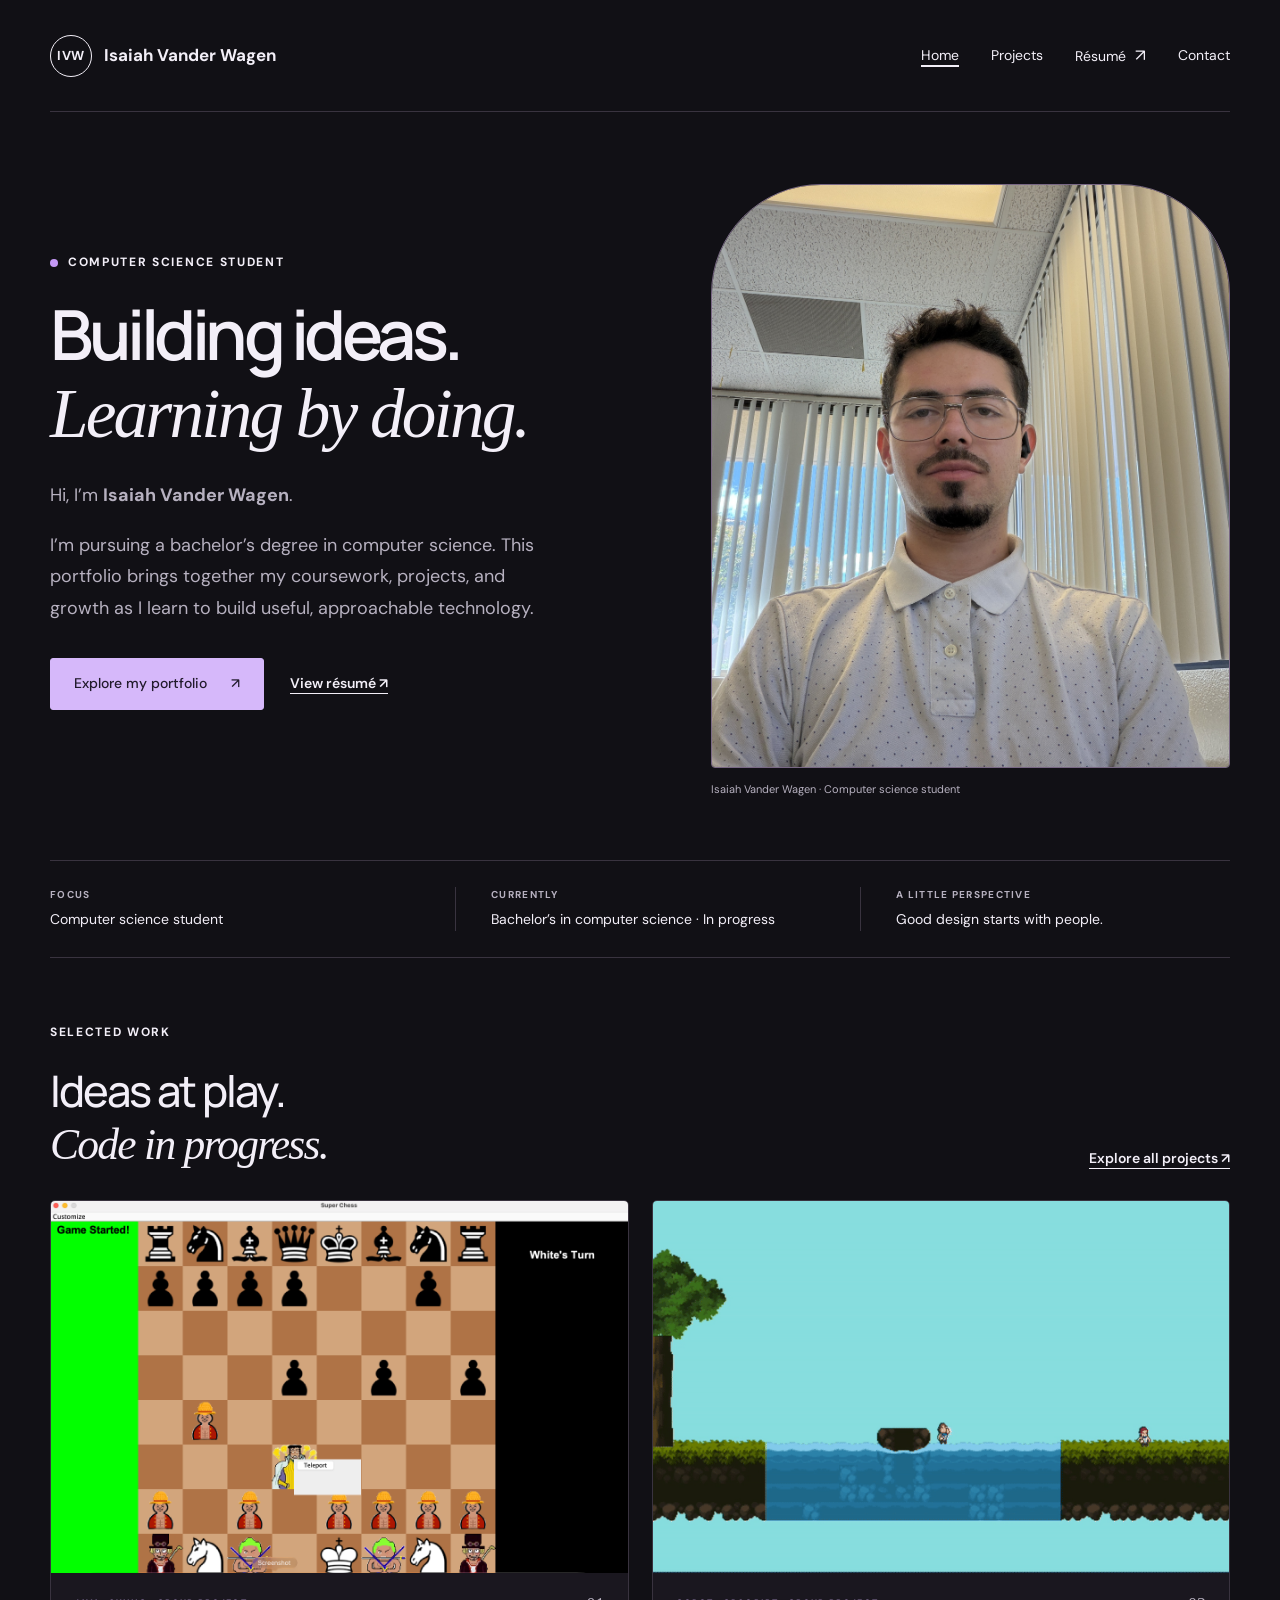
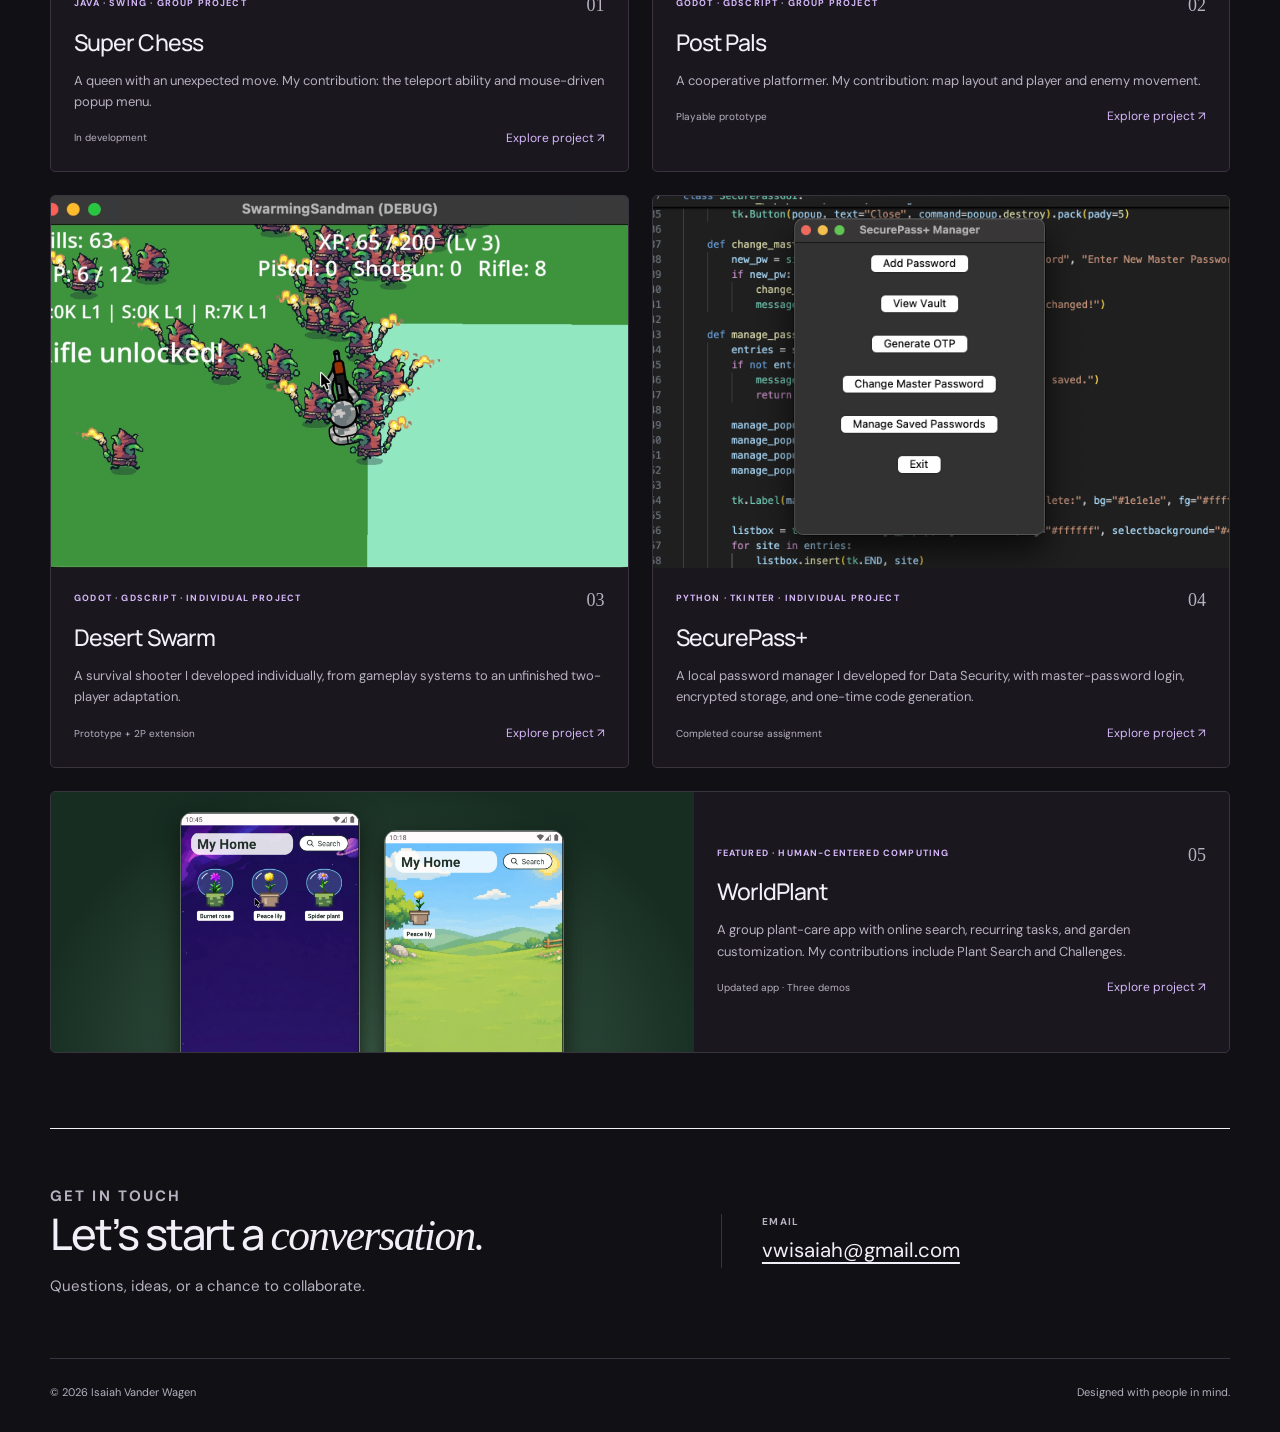
<file: index.html>
<!doctype html>
<html lang="en"><head><meta charset="utf-8"><meta name="viewport" content="width=device-width, initial-scale=1"><meta name="description" content="Isaiah Vander Wagen’s personal portfolio. Computer science coursework, projects, and design."><title>Isaiah Vander Wagen · Portfolio</title><link rel="icon" href="profile.svg" type="image/svg+xml"><link rel="stylesheet" href="style.css"><link rel="stylesheet" href="case-study.css?v=worldplant-nov18"><script src="profile.js" defer></script></head>
<body><a class="skip" href="#main">Skip to content</a><div class="shell">
<header><a class="brand" href="./index.html" aria-label="Portfolio home"><span class="monogram" data-profile="initials">IVW</span><span data-profile="name">Isaiah Vander Wagen</span></a><nav aria-label="Main navigation"><a href="./index.html" aria-current="page">Home</a><a href="./projects.html">Projects</a><a href="./resume.pdf" data-resume target="_blank" rel="noopener noreferrer" aria-label="Résumé (opens in a new tab)">Résumé <span class="external" aria-hidden="true">↗</span></a><a href="#contact">Contact</a></nav></header>
<main id="main"><section class="hero" aria-labelledby="intro-heading"><div class="intro"><p class="eyebrow"><span class="dot"></span><span data-profile="field">Computer science student</span></p><h1 id="intro-heading">Building ideas.<br><em>Learning by doing.</em></h1><p class="lead">Hi, I’m <strong data-profile="name">Isaiah Vander Wagen</strong>.</p><p class="lead" data-profile="bio">I’m pursuing a bachelor’s degree in computer science. This portfolio brings together my coursework, projects, and growth as I learn to build useful, approachable technology.</p><div class="actions"><a class="button" href="./projects.html">Explore my portfolio <span aria-hidden="true">↗</span></a><a class="text-link" href="./resume.pdf" data-resume target="_blank" rel="noopener noreferrer">View résumé <span aria-hidden="true">↗</span><span class="sr-only"> (opens in a new tab)</span></a></div></div>
<figure class="portrait"><img src="portrait.jpg" alt="Portrait of Isaiah Vander Wagen" width="2316" height="3088" fetchpriority="high"><figcaption>Isaiah Vander Wagen · Computer science student</figcaption></figure></section>
<section class="about-strip" aria-label="At a glance"><div><span class="label">Focus</span><p data-profile="field">Computer science student</p></div><div><span class="label">Currently</span><p data-profile="location">Bachelor’s in computer science · In progress</p></div><div><span class="label">A little perspective</span><p>Good design starts with people.</p></div></section>
<section class="selected-projects" aria-labelledby="work-heading"><div class="section-heading"><div><p class="eyebrow">Selected work</p><h2 id="work-heading">Ideas at play.<br><em>Code in progress.</em></h2></div><a class="text-link" href="./projects.html">Explore all projects ↗</a></div><div class="selected-projects-grid project-grid-four"><a class="chess-card game-project-card" href="./super-chess.html"><img src="chess-teleport.png" alt="Super Chess with the queen’s Teleport menu open" width="2584" height="1668" loading="lazy"><div class="chess-card-content"><div class="project-card-top"><span class="label">Java · Swing · Group project</span><span>01</span></div><h3>Super Chess</h3><p>A queen with an unexpected move. My contribution: the teleport ability and mouse-driven popup menu.</p><div class="project-card-bottom"><span>In development</span><span class="card-link">Explore project ↗</span></div></div></a><a class="chess-card game-project-card" href="./post-pals.html"><img src="post-pals-gameplay.png" alt="Two Post Pals characters navigating a platforming level" width="800" height="450" loading="lazy"><div class="chess-card-content"><div class="project-card-top"><span class="label">Godot · GDScript · Group project</span><span>02</span></div><h3>Post Pals</h3><p>A cooperative platformer. My contribution: map layout and player and enemy movement.</p><div class="project-card-bottom"><span>Playable prototype</span><span class="card-link">Explore project ↗</span></div></div></a><a class="chess-card game-project-card" href="./desert-swarm.html"><img src="desert-swarm-rifle.png" alt="Desert Swarm survival gameplay with the rifle unlocked" width="2076" height="1266" loading="lazy"><div class="chess-card-content"><div class="project-card-top"><span class="label">Godot · GDScript · Individual project</span><span>03</span></div><h3>Desert Swarm</h3><p>A survival shooter I developed individually, from gameplay systems to an unfinished two-player adaptation.</p><div class="project-card-bottom"><span>Prototype + 2P extension</span><span class="card-link">Explore project ↗</span></div></div></a><a class="chess-card game-project-card" href="./securepass.html"><img src="securepass-main.png" alt="SecurePass+ password manager’s main window" width="1378" height="896" loading="lazy"><div class="chess-card-content"><div class="project-card-top"><span class="label">Python · Tkinter · Individual project</span><span>04</span></div><h3>SecurePass+</h3><p>A local password manager I developed for Data Security, with master-password login, encrypted storage, and one-time code generation.</p><div class="project-card-bottom"><span>Completed course assignment</span><span class="card-link">Explore project ↗</span></div></div></a><a class="chess-card game-project-card worldplant-card" href="./worldplant.html"><div class="worldplant-card-media"><img src="worldplant-garden-nov18.png" alt="WorldPlant’s current My Garden screen with a space background and customized plants" width="658" height="1310" loading="lazy"><img src="worldplant-customization-poster.png" alt="WorldPlant garden customization with an open field background" width="658" height="1310" loading="lazy"></div><div class="chess-card-content"><div class="project-card-top"><span class="label">Featured · Human-Centered Computing</span><span>05</span></div><h3>WorldPlant</h3><p>A group plant-care app with online search, recurring tasks, and garden customization. My contributions include Plant Search and Challenges.</p><div class="project-card-bottom"><span>Updated app · Three demos</span><span class="card-link">Explore project ↗</span></div></div></a></div></section>
<section class="contact" id="contact" aria-labelledby="contact-heading"><div><p class="eyebrow">Get in touch</p><h2 id="contact-heading">Let’s start a <em>conversation.</em></h2><p>Questions, ideas, or a chance to collaborate.</p></div><div class="contact-details"><span class="label">Email</span><a data-email href="mailto:vwisaiah@gmail.com">vwisaiah@gmail.com</a></div></section></main>
<footer><span>© <span data-year>2026</span> <span data-profile="name">Isaiah Vander Wagen</span></span><span>Designed with people in mind.</span></footer></div></body></html>
</file>
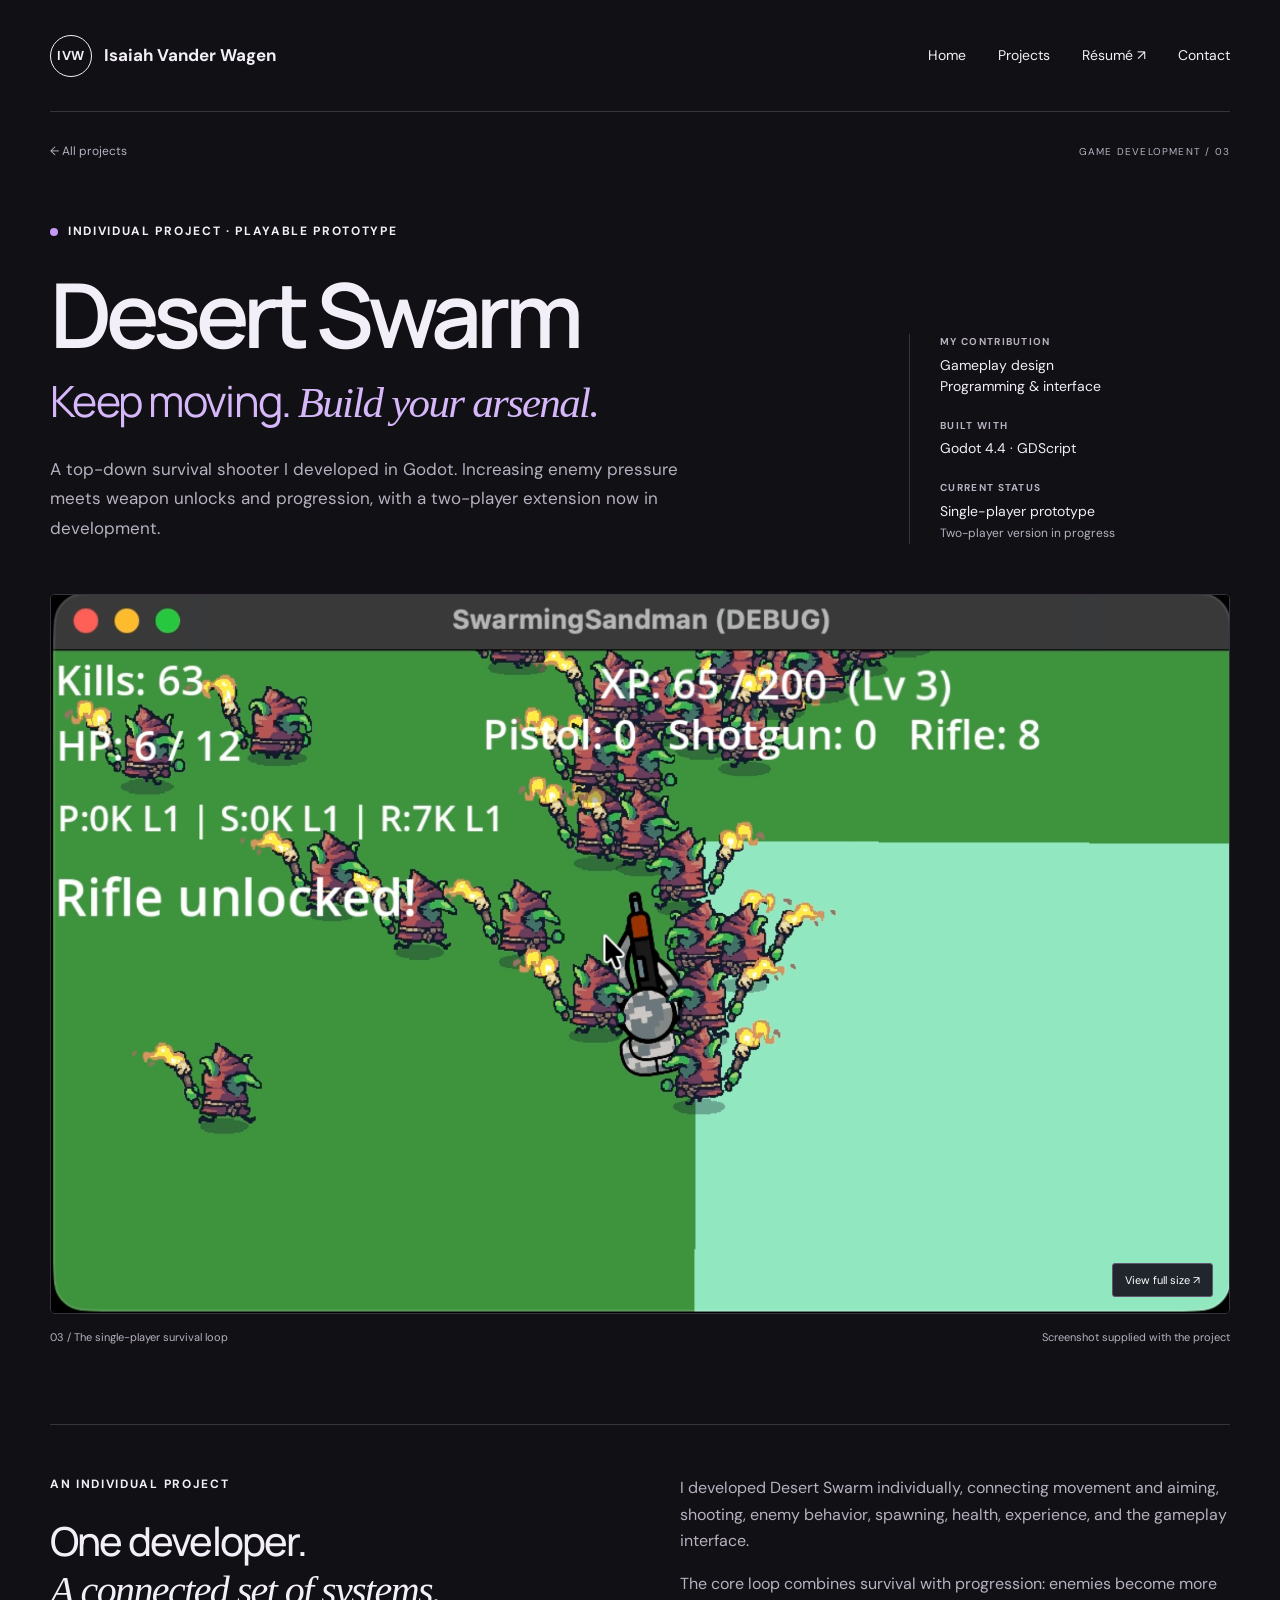
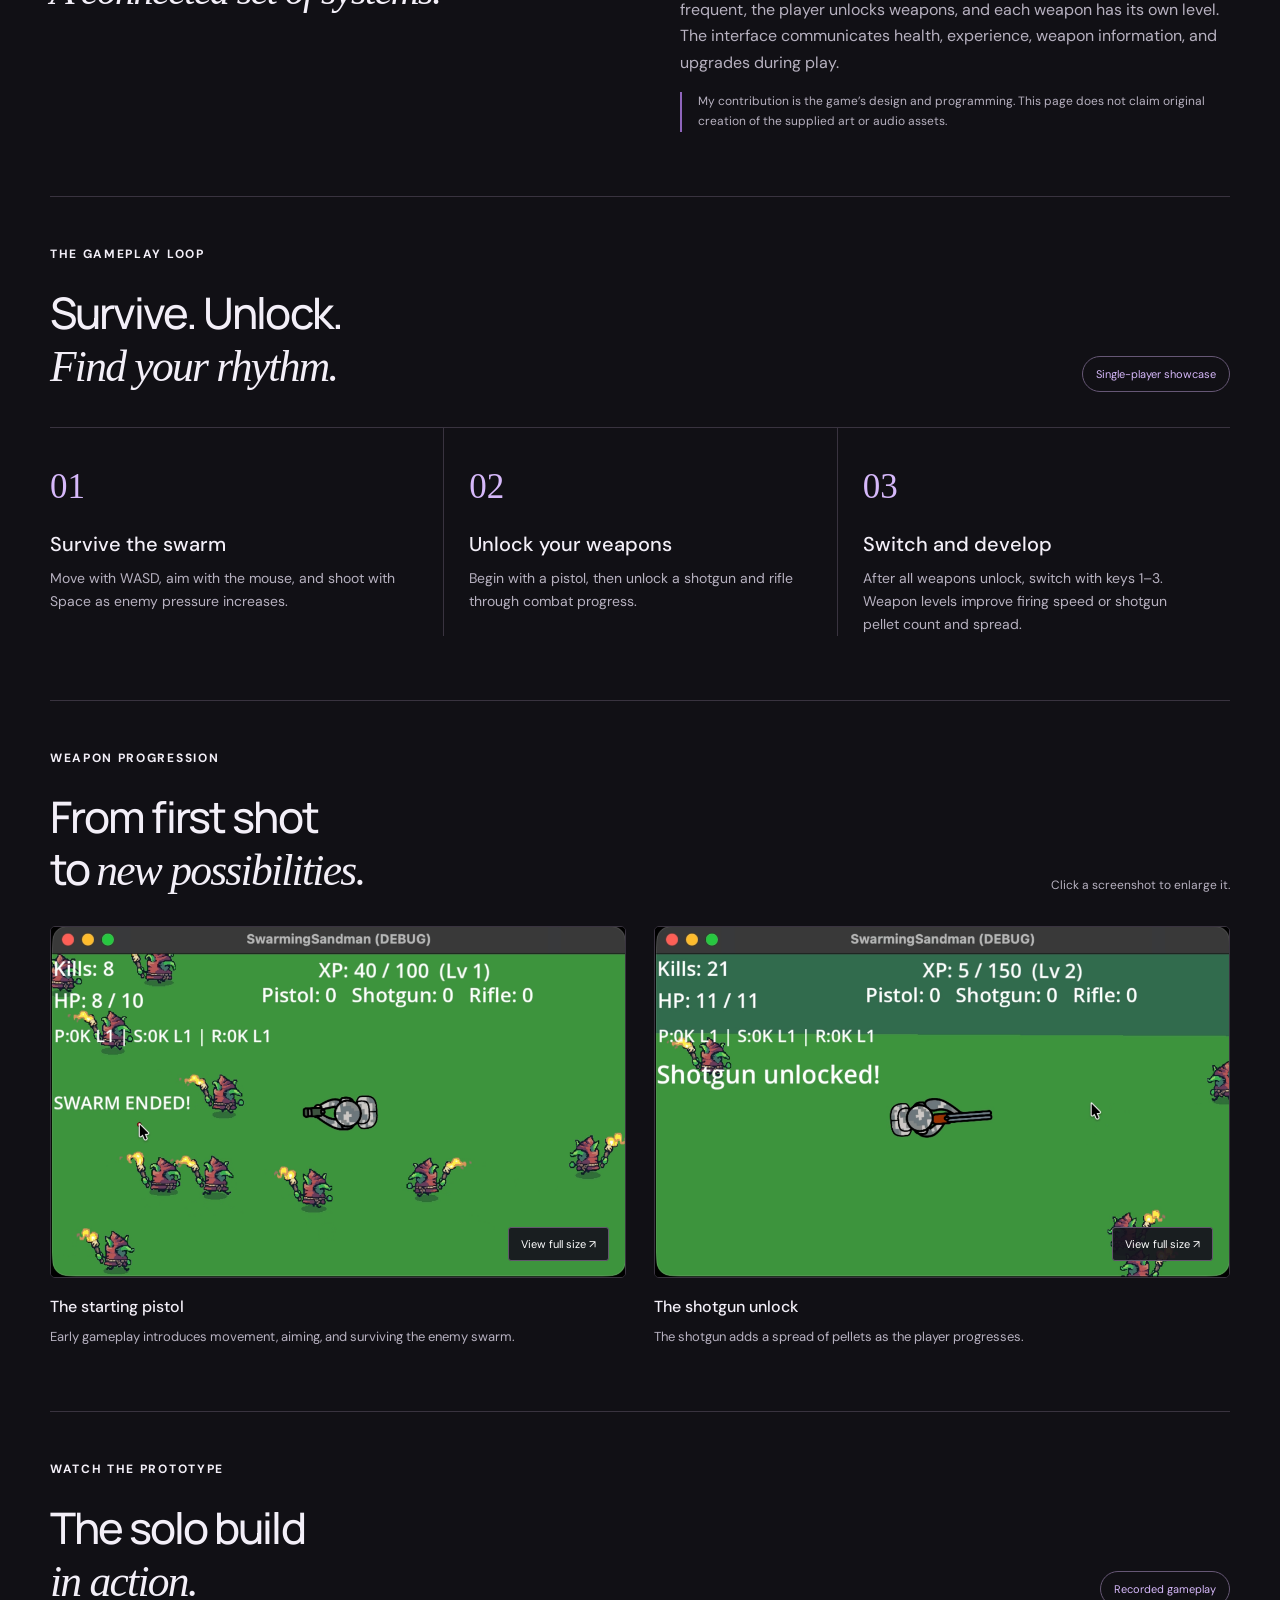
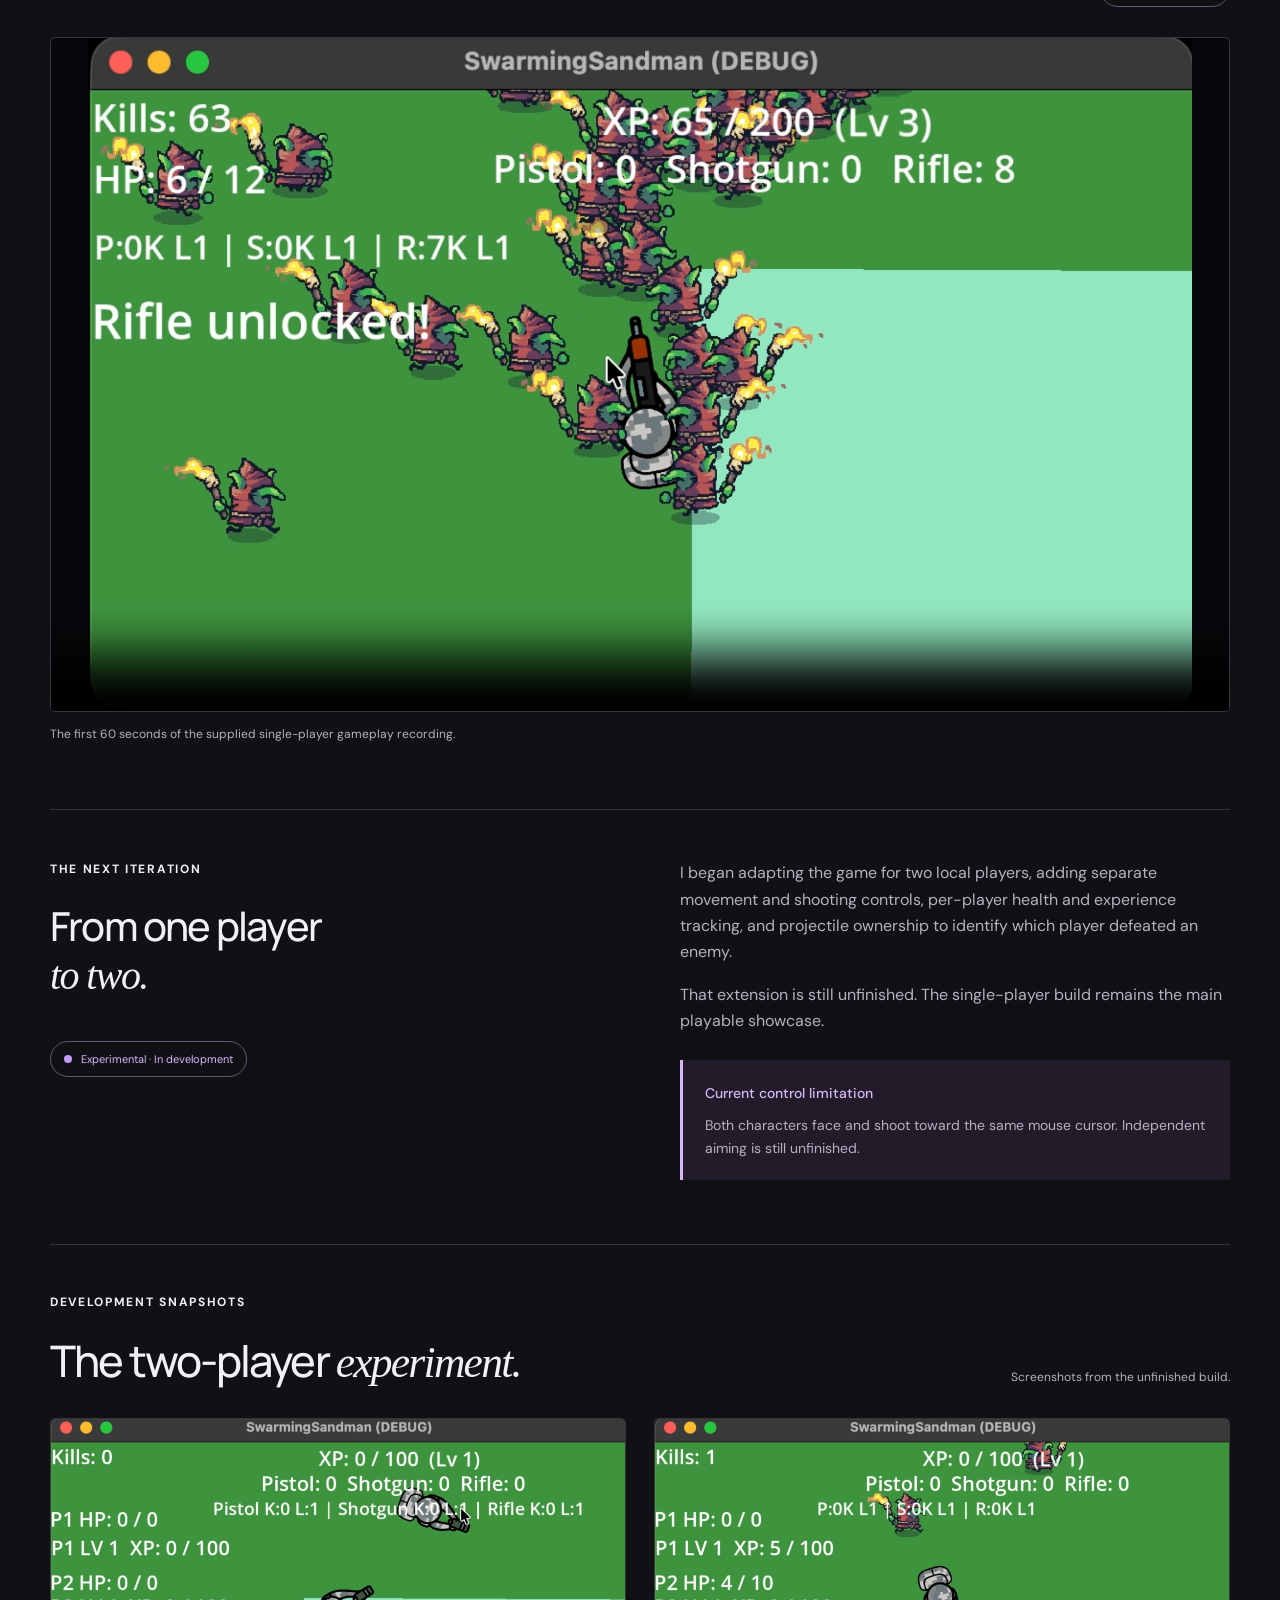
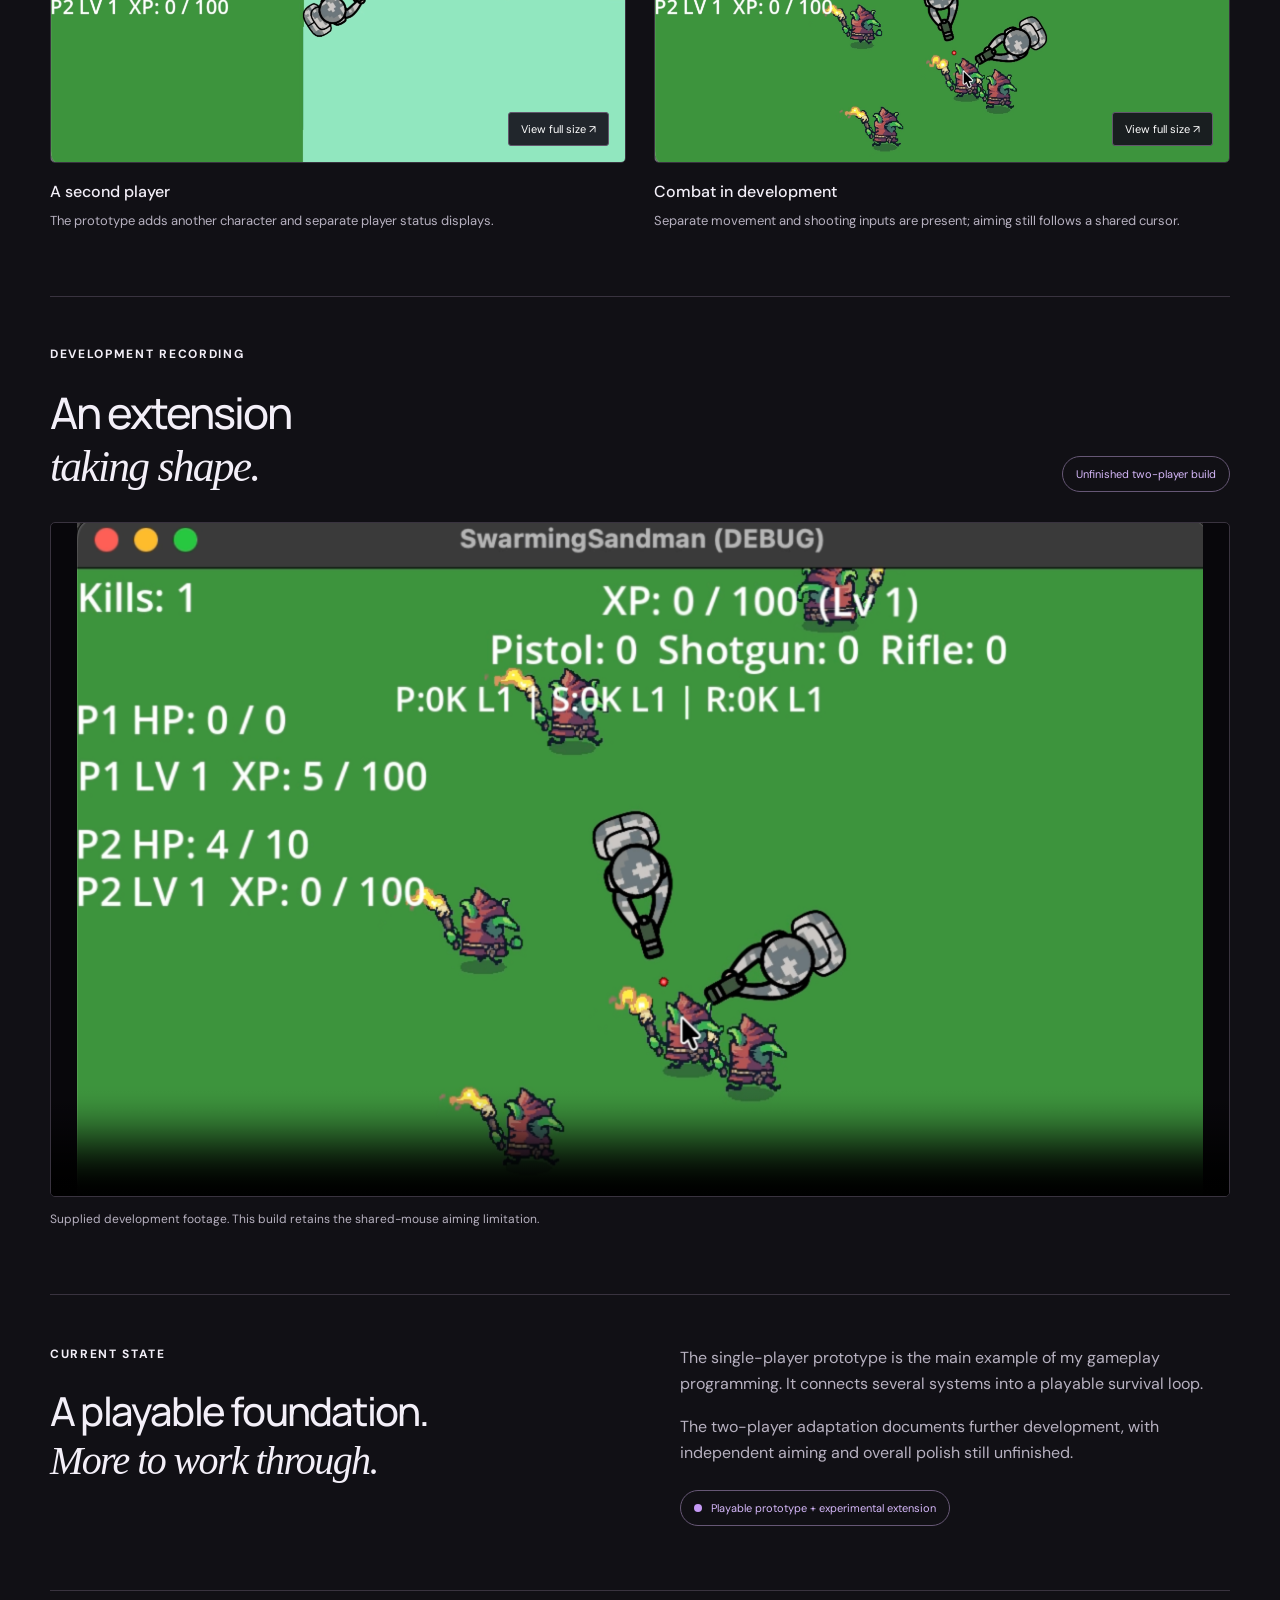
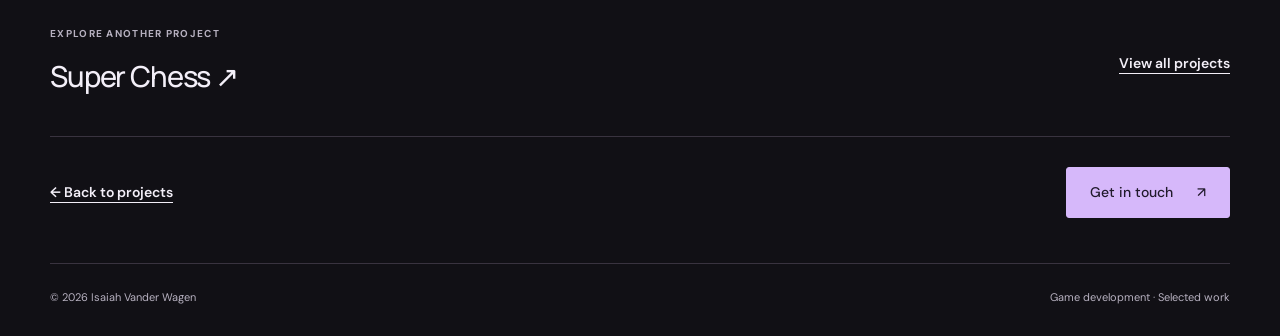
<file: desert-swarm.html>
<!doctype html>
<html lang="en"><head><meta charset="utf-8"><meta name="viewport" content="width=device-width, initial-scale=1"><meta name="description" content="Isaiah Vander Wagen’s individual Godot survival shooter, with single-player gameplay and an unfinished two-player extension."><title>Desert Swarm · Isaiah Vander Wagen</title><link rel="icon" href="profile.svg" type="image/svg+xml"><link rel="stylesheet" href="style.css"><link rel="stylesheet" href="case-study.css"><script src="profile.js" defer></script><script src="case-study.js" defer></script></head><body><a class="skip" href="#main">Skip to content</a><div class="shell"><header><a class="brand" href="./index.html"><span class="monogram" data-profile="initials">IVW</span><span data-profile="name">Isaiah Vander Wagen</span></a><nav aria-label="Main navigation"><a href="./index.html" >Home</a><a href="./projects.html" >Projects</a><a href="./resume.pdf" data-resume target="_blank" rel="noopener noreferrer" aria-label="Résumé (opens in a new tab)">Résumé <span aria-hidden="true">↗</span></a><a href="./index.html#contact">Contact</a></nav></header><main id="main"><div class="case-breadcrumb"><a href="./projects.html">← All projects</a><span>Game development / 03</span></div><section class="case-intro" aria-labelledby="case-title"><div><p class="eyebrow"><span class="dot"></span>Individual project · Playable prototype</p><h1 id="case-title">Desert Swarm</h1><p class="case-tagline">Keep moving. <em>Build your arsenal.</em></p><p class="lead">A top-down survival shooter I developed in Godot. Increasing enemy pressure meets weapon unlocks and progression, with a two-player extension now in development.</p></div><aside class="role-panel" aria-label="Project details"><div><span class="label">My contribution</span><p>Gameplay design<br>Programming &amp; interface</p></div><div><span class="label">Built with</span><p>Godot 4.4 · GDScript</p></div><div><span class="label">Current status</span><p>Single-player prototype<br><small>Two-player version in progress</small></p></div></aside></section><figure class="case-cover"><button class="image-button" data-enlarge aria-label="Enlarge the main project screenshot"><img src="desert-swarm-rifle.png" alt="Desert Swarm solo gameplay with the rifle unlocked and enemies surrounding the player" width="2076" height="1266" fetchpriority="high"><span class="zoom-hint">View full size ↗</span></button><figcaption><span>03 / The single-player survival loop</span><span>Screenshot supplied with the project</span></figcaption></figure><section class="case-section" aria-labelledby="contribution-title"><div><p class="eyebrow">An individual project</p><h2 id="contribution-title">One developer.<br><em>A connected set of systems.</em></h2></div><div class="case-prose"><p>I developed Desert Swarm individually, connecting movement and aiming, shooting, enemy behavior, spawning, health, experience, and the gameplay interface.</p><p>The core loop combines survival with progression: enemies become more frequent, the player unlocks weapons, and each weapon has its own level. The interface communicates health, experience, weapon information, and upgrades during play.</p><p class="credit-note">My contribution is the game’s design and programming. This page does not claim original creation of the supplied art or audio assets.</p></div></section>
<section class="interaction-section" aria-labelledby="progression-title"><div class="section-heading"><div><p class="eyebrow">The gameplay loop</p><h2 id="progression-title">Survive. Unlock.<br><em>Find your rhythm.</em></h2></div><span class="mode-tag">Single-player showcase</span></div><ol class="interaction-steps"><li><span class="step-number">01</span><h3>Survive the swarm</h3><p>Move with WASD, aim with the mouse, and shoot with Space as enemy pressure increases.</p></li><li><span class="step-number">02</span><h3>Unlock your weapons</h3><p>Begin with a pistol, then unlock a shotgun and rifle through combat progress.</p></li><li><span class="step-number">03</span><h3>Switch and develop</h3><p>After all weapons unlock, switch with keys 1–3. Weapon levels improve firing speed or shotgun pellet count and spread.</p></li></ol></section>
<section class="gallery-section" aria-labelledby="gallery-title"><div class="section-heading"><div><p class="eyebrow">Weapon progression</p><h2 id="gallery-title">From first shot<br>to <em>new possibilities.</em></h2></div><p>Click a screenshot to enlarge it.</p></div><div class="case-gallery"><figure><button class="image-button" data-enlarge aria-label="Enlarge the starting pistol screenshot"><img src="desert-swarm-pistol.png" alt="Desert Swarm with the starting pistol, enemies, health display, and experience counter" width="2076" height="1266" loading="lazy"><span class="zoom-hint">View full size ↗</span></button><figcaption><strong>The starting pistol</strong><span>Early gameplay introduces movement, aiming, and surviving the enemy swarm.</span></figcaption></figure><figure><button class="image-button" data-enlarge aria-label="Enlarge the shotgun unlock screenshot"><img src="desert-swarm-shotgun.png" alt="Desert Swarm with the Shotgun unlocked message displayed" width="2076" height="1266" loading="lazy"><span class="zoom-hint">View full size ↗</span></button><figcaption><strong>The shotgun unlock</strong><span>The shotgun adds a spread of pellets as the player progresses.</span></figcaption></figure></div></section><section class="recording-section" aria-labelledby="solo-video-title"><div class="section-heading"><div><p class="eyebrow">Watch the prototype</p><h2 id="solo-video-title">The solo build<br><em>in action.</em></h2></div><span class="mode-tag">Recorded gameplay</span></div><figure class="video-figure"><video controls playsinline preload="metadata" poster="desert-swarm-rifle.png" aria-label="Desert Swarm single-player gameplay recording"><source src="desert-swarm-solo-excerpt.m4v" type="video/mp4"><a href="desert-swarm-solo-excerpt.m4v">Open the gameplay recording</a></video><figcaption>The first 60 seconds of the supplied single-player gameplay recording.</figcaption></figure></section>
<section class="case-section" id="two-player" aria-labelledby="two-player-title"><div><p class="eyebrow">The next iteration</p><h2 id="two-player-title">From one player<br><em>to two.</em></h2><span class="status-pill"><span class="dot"></span>Experimental · In development</span></div><div class="case-prose"><p>I began adapting the game for two local players, adding separate movement and shooting controls, per-player health and experience tracking, and projectile ownership to identify which player defeated an enemy.</p><p>That extension is still unfinished. The single-player build remains the main playable showcase.</p><div class="development-note"><strong>Current control limitation</strong><p>Both characters face and shoot toward the same mouse cursor. Independent aiming is still unfinished.</p></div></div></section>
<section class="gallery-section" aria-labelledby="two-player-gallery-title"><div class="section-heading"><div><p class="eyebrow">Development snapshots</p><h2 id="two-player-gallery-title">The two-player <em>experiment.</em></h2></div><p>Screenshots from the unfinished build.</p></div><div class="case-gallery"><figure><button class="image-button" data-enlarge aria-label="Enlarge a second player screenshot"><img src="desert-swarm-two-player-start.png" alt="Desert Swarm two-player prototype showing both characters and separate player status labels" width="2284" height="1364" loading="lazy"><span class="zoom-hint">View full size ↗</span></button><figcaption><strong>A second player</strong><span>The prototype adds another character and separate player status displays.</span></figcaption></figure><figure><button class="image-button" data-enlarge aria-label="Enlarge combat in development screenshot"><img src="desert-swarm-two-player-shooting.png" alt="Desert Swarm two-player combat with both characters aiming toward a shared mouse cursor" width="2284" height="1364" loading="lazy"><span class="zoom-hint">View full size ↗</span></button><figcaption><strong>Combat in development</strong><span>Separate movement and shooting inputs are present; aiming still follows a shared cursor.</span></figcaption></figure></div></section><section class="recording-section" aria-labelledby="two-player-video-title"><div class="section-heading"><div><p class="eyebrow">Development recording</p><h2 id="two-player-video-title">An extension<br><em>taking shape.</em></h2></div><span class="mode-tag">Unfinished two-player build</span></div><figure class="video-figure"><video controls playsinline preload="metadata" poster="desert-swarm-two-player-shooting.png" aria-label="Desert Swarm unfinished two-player gameplay recording"><source src="desert-swarm-two-player-recording.m4v" type="video/mp4"><a href="desert-swarm-two-player-recording.m4v">Open the two-player recording</a></video><figcaption>Supplied development footage. This build retains the shared-mouse aiming limitation.</figcaption></figure></section>
<section class="status-section" aria-labelledby="status-title"><div><p class="eyebrow">Current state</p><h2 id="status-title">A playable foundation.<br><em>More to work through.</em></h2></div><div class="case-prose"><p>The single-player prototype is the main example of my gameplay programming. It connects several systems into a playable survival loop.</p><p>The two-player adaptation documents further development, with independent aiming and overall polish still unfinished.</p><span class="status-pill"><span class="dot"></span>Playable prototype + experimental extension</span></div></section><section class="next-project"><div><span class="label">Explore another project</span><a href="./super-chess.html">Super Chess <span aria-hidden="true">↗</span></a></div><a class="text-link" href="./projects.html">View all projects</a></section><section class="case-end"><a class="text-link" href="./projects.html">← Back to projects</a><a class="button" href="./index.html#contact">Get in touch <span aria-hidden="true">↗</span></a></section></main><footer><span>© <span data-year>2026</span> <span data-profile="name">Isaiah Vander Wagen</span></span><span>Game development · Selected work</span></footer></div><dialog class="screenshot-dialog" id="screenshot-dialog" aria-label="Full-size project screenshot"><div class="dialog-bar"><span>Desert Swarm / Project screenshot</span><button type="button" id="close-screenshot" aria-label="Close screenshot">Close ✕</button></div><img id="enlarged-screenshot" alt=""><p id="screenshot-caption"></p></dialog></body></html>
</file>
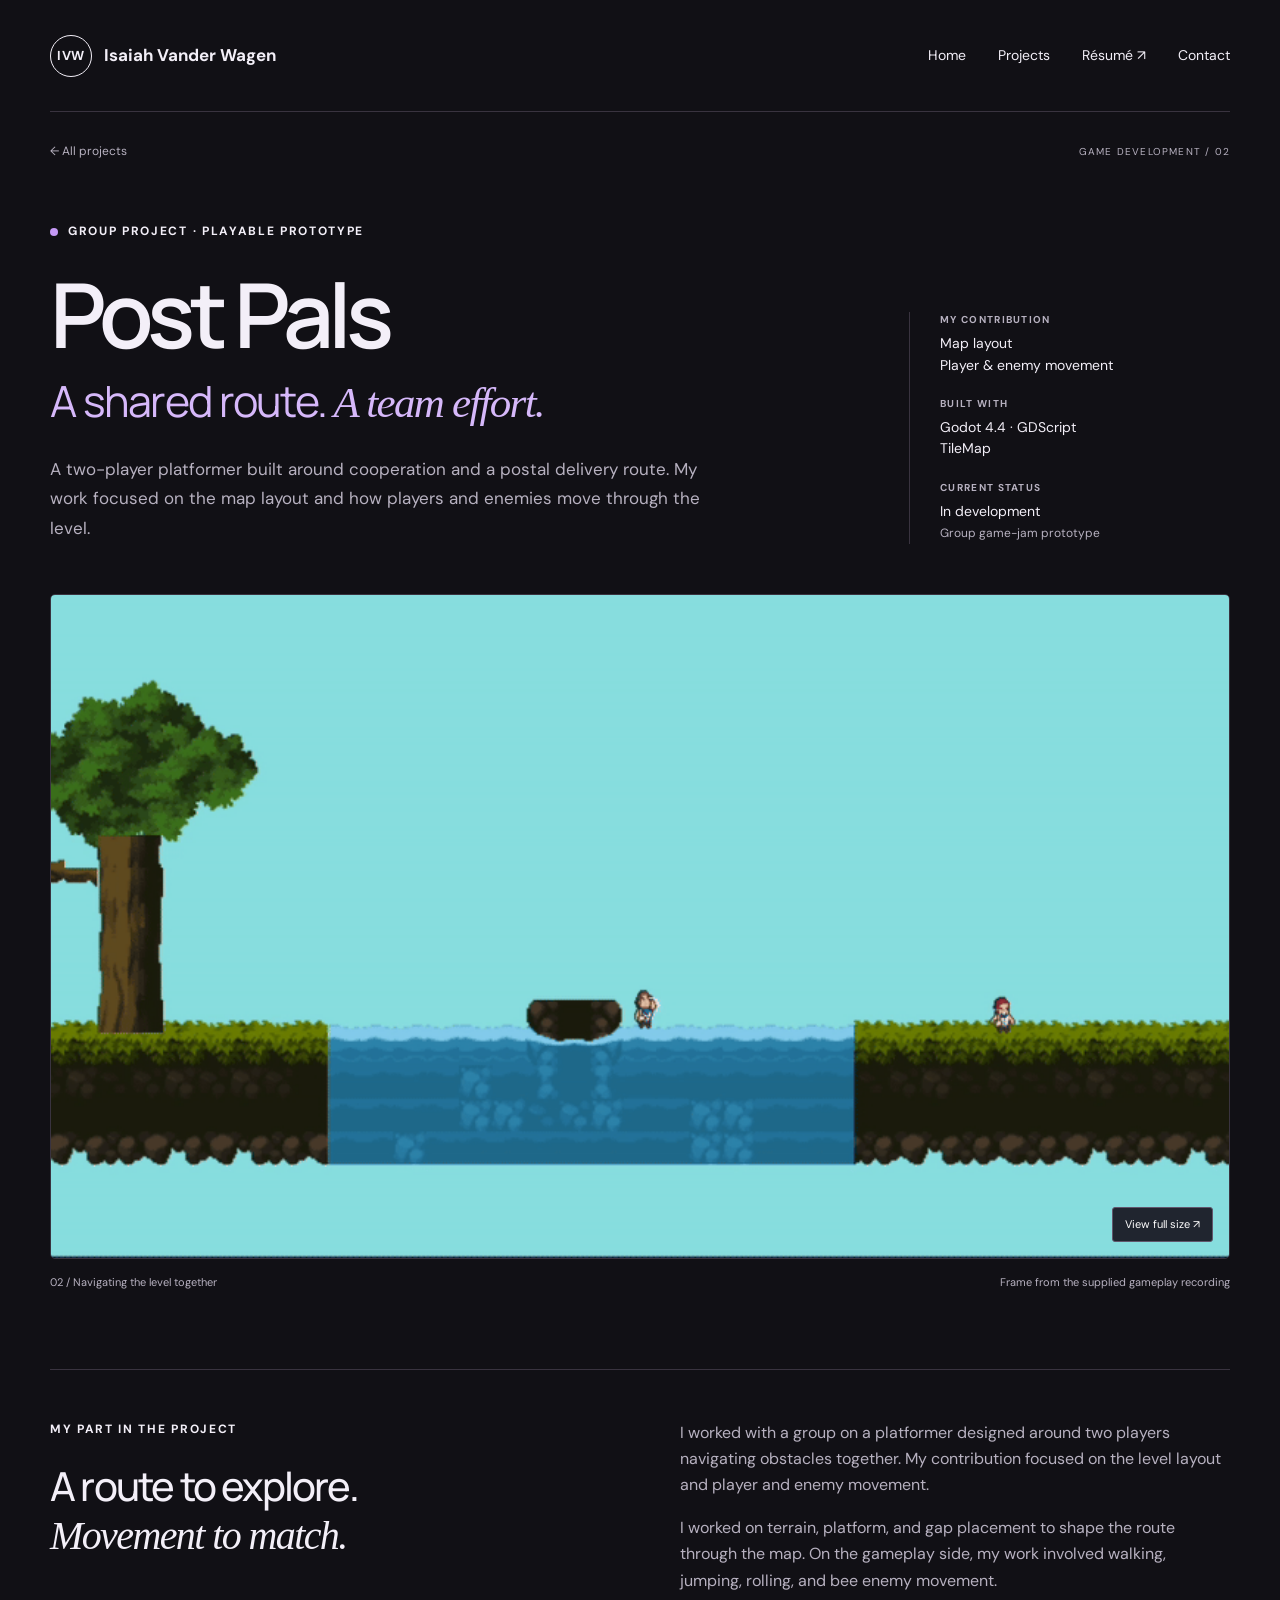
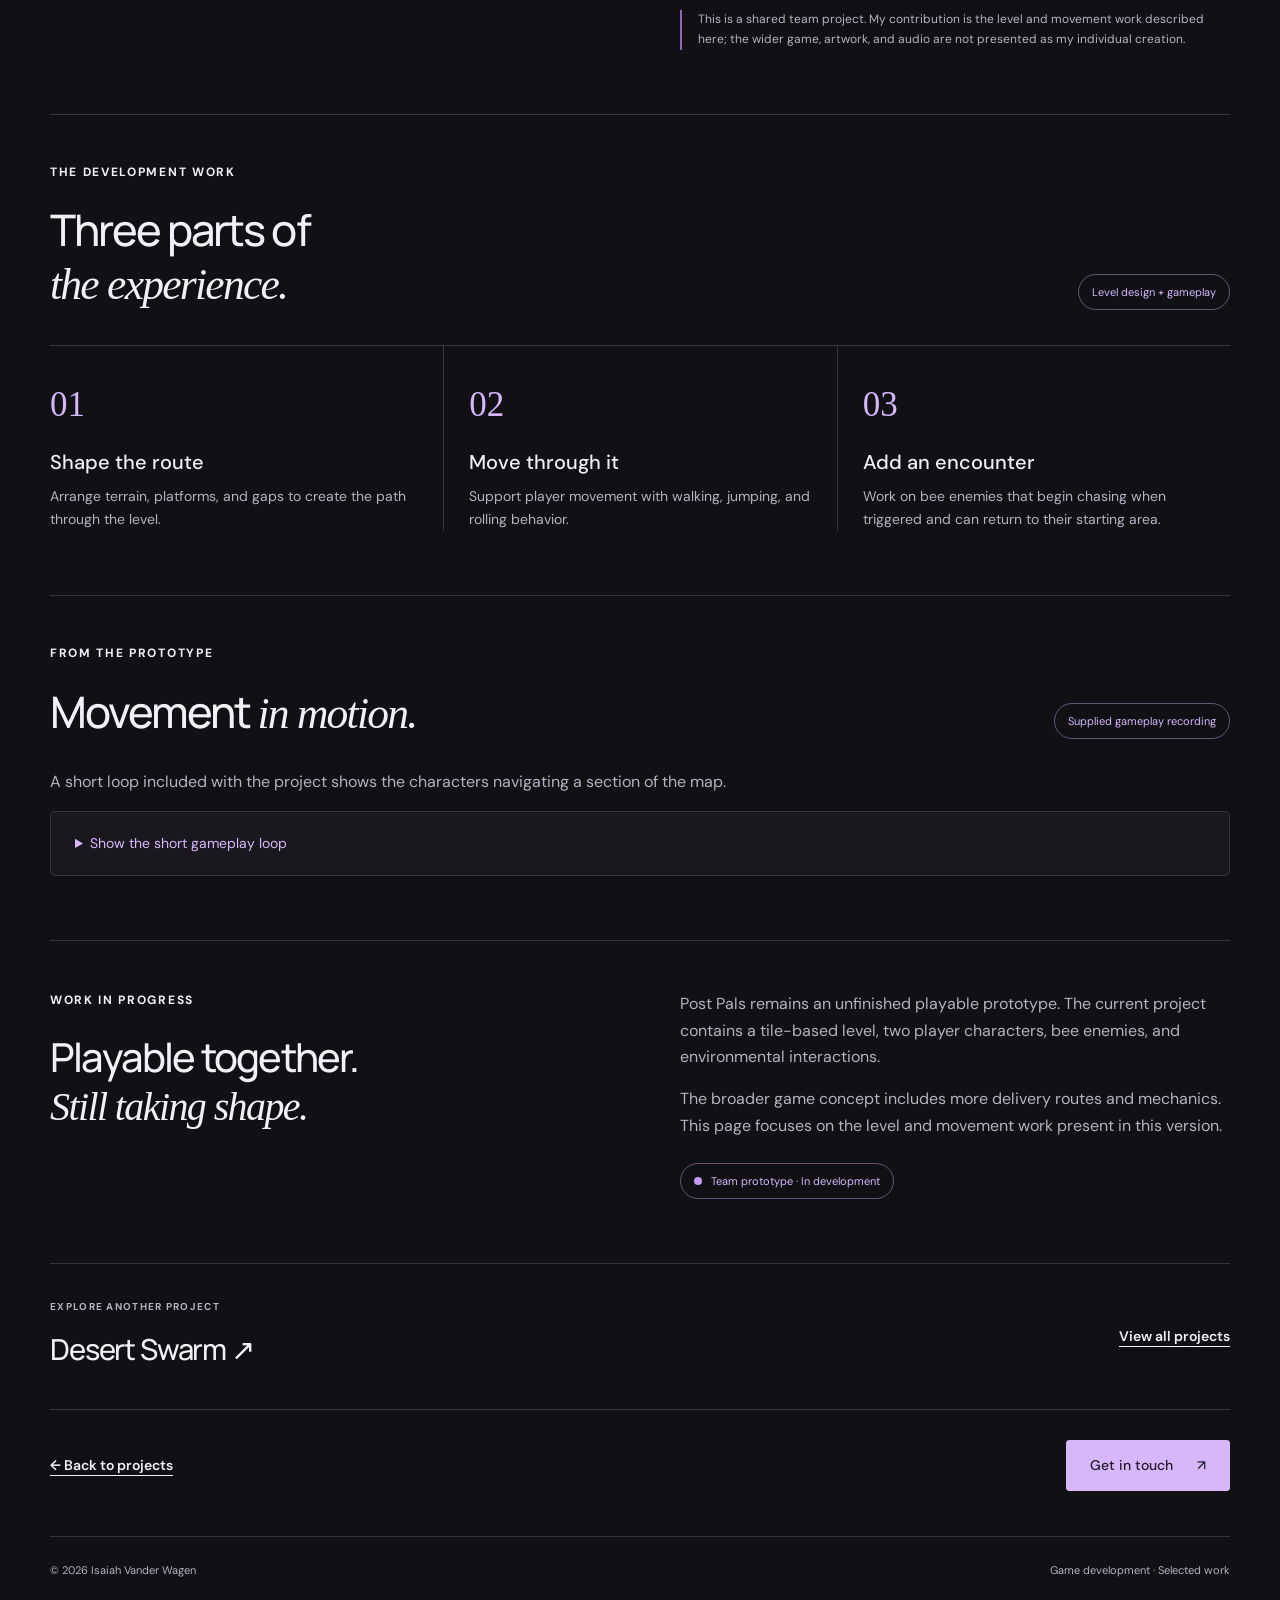
<file: post-pals.html>
<!doctype html>
<html lang="en"><head><meta charset="utf-8"><meta name="viewport" content="width=device-width, initial-scale=1"><meta name="description" content="Isaiah Vander Wagen’s map layout and movement work on Post Pals, a two-player Godot group project."><title>Post Pals · Isaiah Vander Wagen</title><link rel="icon" href="profile.svg" type="image/svg+xml"><link rel="stylesheet" href="style.css"><link rel="stylesheet" href="case-study.css"><script src="profile.js" defer></script><script src="case-study.js" defer></script></head><body><a class="skip" href="#main">Skip to content</a><div class="shell"><header><a class="brand" href="./index.html"><span class="monogram" data-profile="initials">IVW</span><span data-profile="name">Isaiah Vander Wagen</span></a><nav aria-label="Main navigation"><a href="./index.html" >Home</a><a href="./projects.html" >Projects</a><a href="./resume.pdf" data-resume target="_blank" rel="noopener noreferrer" aria-label="Résumé (opens in a new tab)">Résumé <span aria-hidden="true">↗</span></a><a href="./index.html#contact">Contact</a></nav></header><main id="main"><div class="case-breadcrumb"><a href="./projects.html">← All projects</a><span>Game development / 02</span></div><section class="case-intro" aria-labelledby="case-title"><div><p class="eyebrow"><span class="dot"></span>Group project · Playable prototype</p><h1 id="case-title">Post Pals</h1><p class="case-tagline">A shared route. <em>A team effort.</em></p><p class="lead">A two-player platformer built around cooperation and a postal delivery route. My work focused on the map layout and how players and enemies move through the level.</p></div><aside class="role-panel" aria-label="Project details"><div><span class="label">My contribution</span><p>Map layout<br>Player &amp; enemy movement</p></div><div><span class="label">Built with</span><p>Godot 4.4 · GDScript<br>TileMap</p></div><div><span class="label">Current status</span><p>In development<br><small>Group game-jam prototype</small></p></div></aside></section><figure class="case-cover"><button class="image-button" data-enlarge aria-label="Enlarge the main project screenshot"><img src="post-pals-gameplay.png" alt="Two Post Pals characters navigating platforms beside a water gap" width="800" height="450" fetchpriority="high"><span class="zoom-hint">View full size ↗</span></button><figcaption><span>02 / Navigating the level together</span><span>Frame from the supplied gameplay recording</span></figcaption></figure><section class="case-section" aria-labelledby="contribution-title"><div><p class="eyebrow">My part in the project</p><h2 id="contribution-title">A route to explore.<br><em>Movement to match.</em></h2></div><div class="case-prose"><p>I worked with a group on a platformer designed around two players navigating obstacles together. My contribution focused on the level layout and player and enemy movement.</p><p>I worked on terrain, platform, and gap placement to shape the route through the map. On the gameplay side, my work involved walking, jumping, rolling, and bee enemy movement.</p><p class="credit-note">This is a shared team project. My contribution is the level and movement work described here; the wider game, artwork, and audio are not presented as my individual creation.</p></div></section>
<section class="interaction-section" aria-labelledby="systems-title"><div class="section-heading"><div><p class="eyebrow">The development work</p><h2 id="systems-title">Three parts of<br><em>the experience.</em></h2></div><span class="mode-tag">Level design + gameplay</span></div><ol class="interaction-steps"><li><span class="step-number">01</span><h3>Shape the route</h3><p>Arrange terrain, platforms, and gaps to create the path through the level.</p></li><li><span class="step-number">02</span><h3>Move through it</h3><p>Support player movement with walking, jumping, and rolling behavior.</p></li><li><span class="step-number">03</span><h3>Add an encounter</h3><p>Work on bee enemies that begin chasing when triggered and can return to their starting area.</p></li></ol></section>
<section class="recording-section" aria-labelledby="recording-title"><div class="section-heading"><div><p class="eyebrow">From the prototype</p><h2 id="recording-title">Movement <em>in motion.</em></h2></div><span class="mode-tag">Supplied gameplay recording</span></div><p class="case-prose">A short loop included with the project shows the characters navigating a section of the map.</p><details class="gameplay-loop"><summary>Show the short gameplay loop</summary><img src="post-pals-gameplay-loop.gif" alt="Recorded Post Pals gameplay showing two characters moving near a water gap" width="800" height="450" loading="lazy"><p>Close this panel to hide the animation. This recording comes from the supplied project.</p></details></section>
<section class="status-section" aria-labelledby="status-title"><div><p class="eyebrow">Work in progress</p><h2 id="status-title">Playable together.<br><em>Still taking shape.</em></h2></div><div class="case-prose"><p>Post Pals remains an unfinished playable prototype. The current project contains a tile-based level, two player characters, bee enemies, and environmental interactions.</p><p>The broader game concept includes more delivery routes and mechanics. This page focuses on the level and movement work present in this version.</p><span class="status-pill"><span class="dot"></span>Team prototype · In development</span></div></section><section class="next-project"><div><span class="label">Explore another project</span><a href="./desert-swarm.html">Desert Swarm <span aria-hidden="true">↗</span></a></div><a class="text-link" href="./projects.html">View all projects</a></section><section class="case-end"><a class="text-link" href="./projects.html">← Back to projects</a><a class="button" href="./index.html#contact">Get in touch <span aria-hidden="true">↗</span></a></section></main><footer><span>© <span data-year>2026</span> <span data-profile="name">Isaiah Vander Wagen</span></span><span>Game development · Selected work</span></footer></div><dialog class="screenshot-dialog" id="screenshot-dialog" aria-label="Full-size project screenshot"><div class="dialog-bar"><span>Post Pals / Project screenshot</span><button type="button" id="close-screenshot" aria-label="Close screenshot">Close ✕</button></div><img id="enlarged-screenshot" alt=""><p id="screenshot-caption"></p></dialog></body></html>
</file>
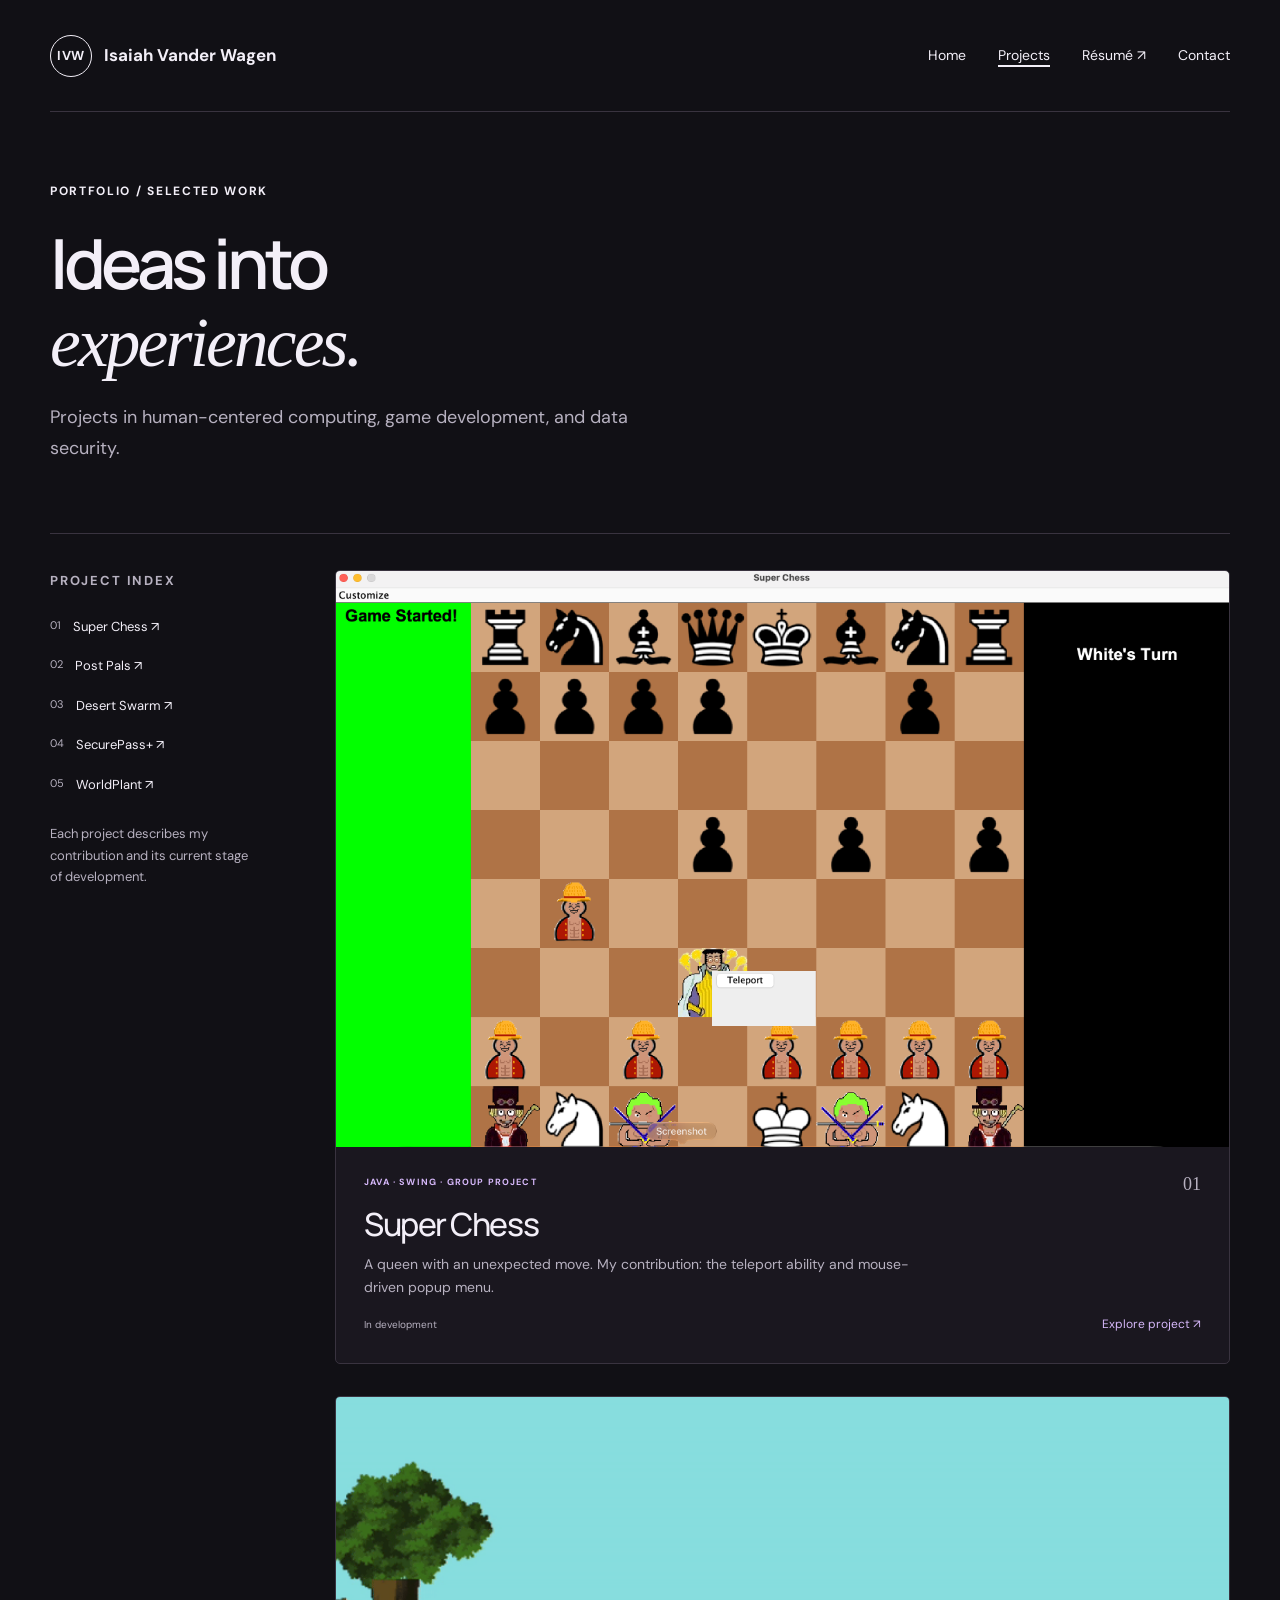
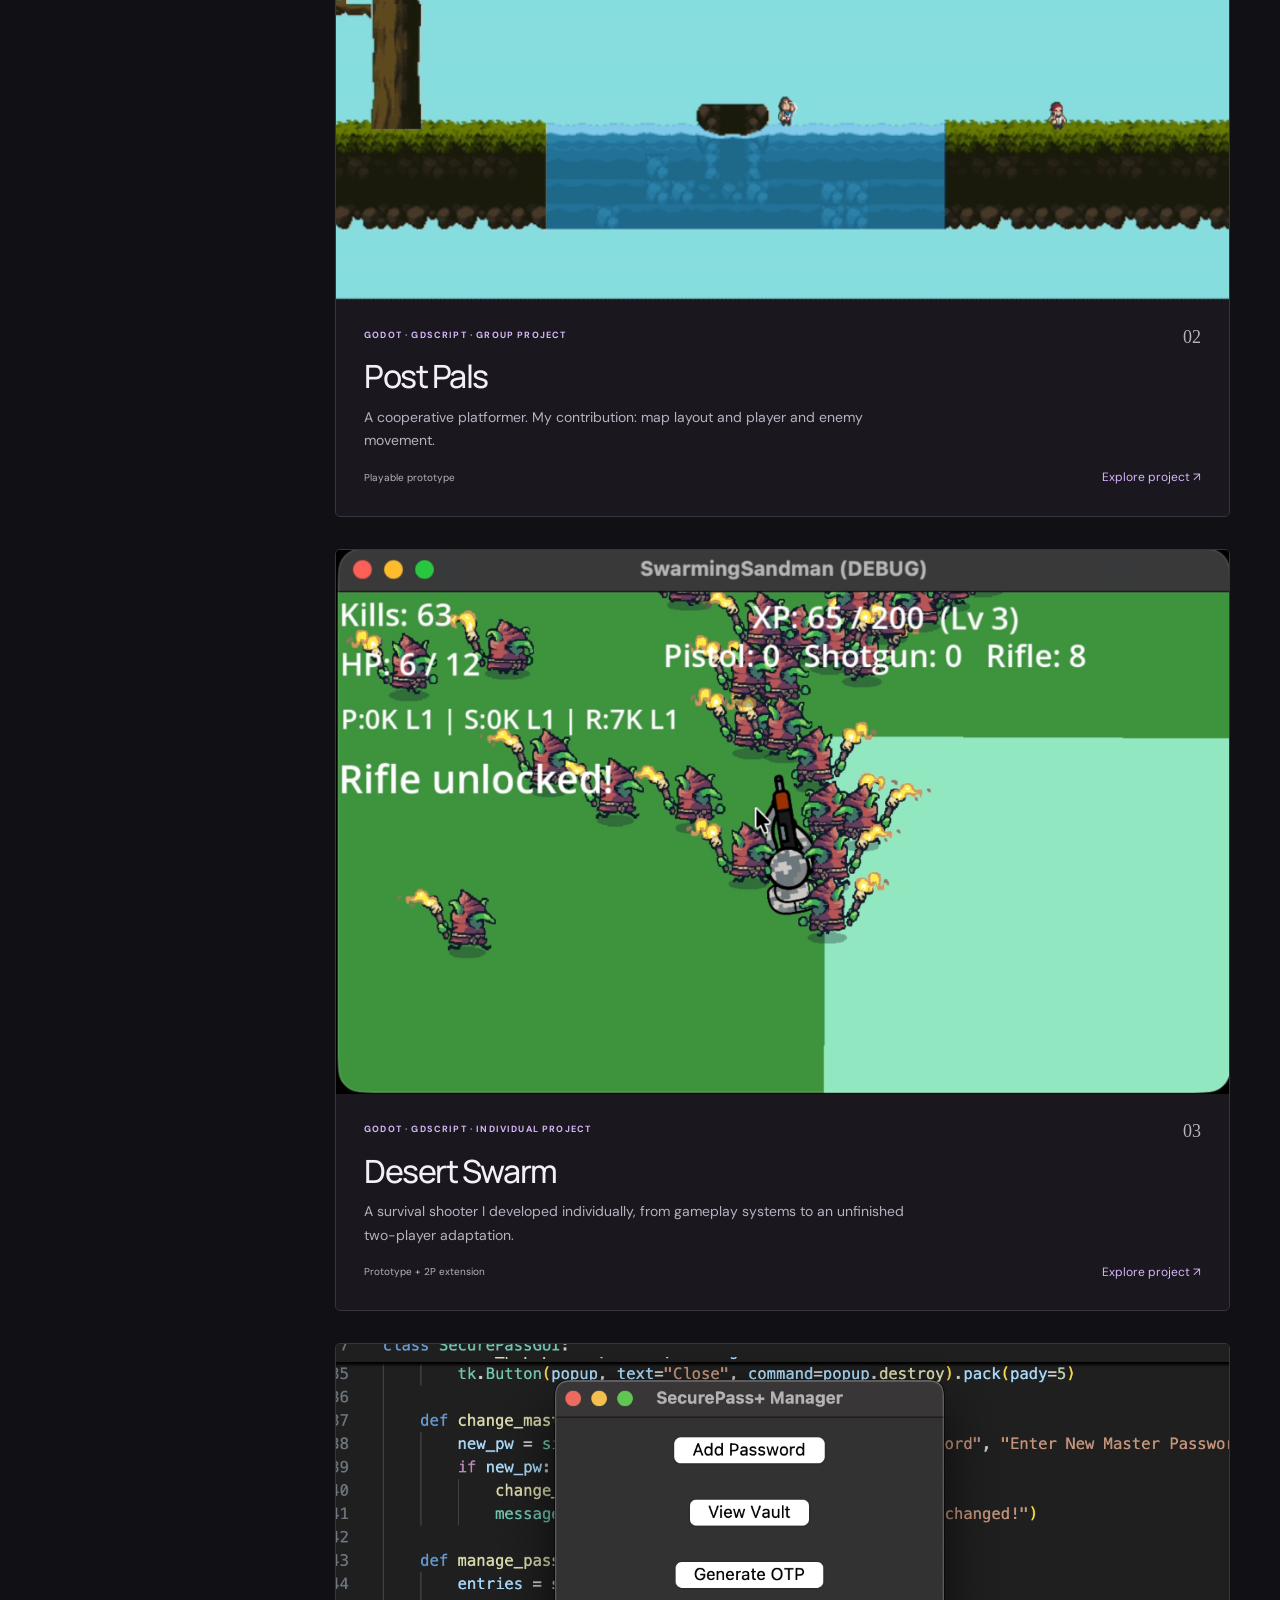
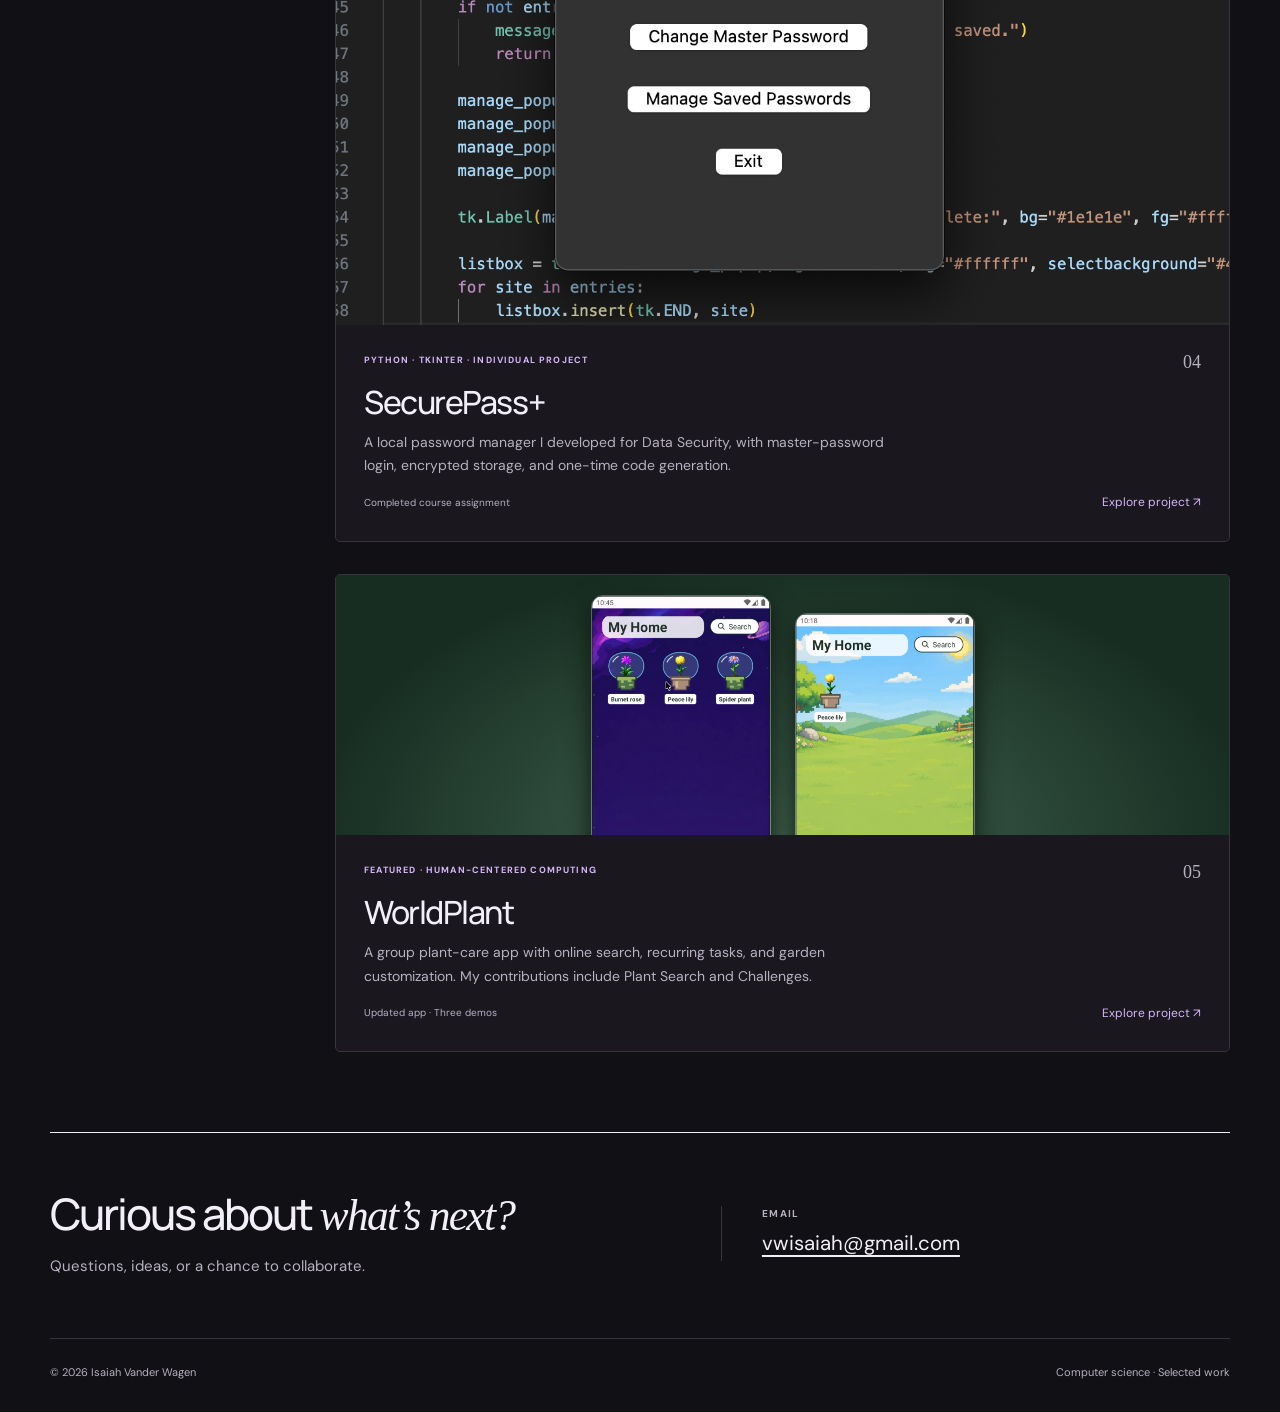
<file: projects.html>
<!doctype html>
<html lang="en"><head><meta charset="utf-8"><meta name="viewport" content="width=device-width, initial-scale=1"><meta name="description" content="Computer science projects by Isaiah Vander Wagen: WorldPlant, Super Chess, Post Pals, Desert Swarm, and SecurePass+."><title>Projects · Isaiah Vander Wagen</title><link rel="icon" href="profile.svg" type="image/svg+xml"><link rel="stylesheet" href="style.css"><link rel="stylesheet" href="case-study.css?v=worldplant-nov18"><script src="profile.js" defer></script><script src="case-study.js?v=worldplant-clean-1" defer></script></head><body><a class="skip" href="#main">Skip to content</a><div class="shell"><header><a class="brand" href="./index.html"><span class="monogram" data-profile="initials">IVW</span><span data-profile="name">Isaiah Vander Wagen</span></a><nav aria-label="Main navigation"><a href="./index.html" >Home</a><a href="./projects.html" aria-current="page">Projects</a><a href="./resume.pdf" data-resume target="_blank" rel="noopener noreferrer" aria-label="Résumé (opens in a new tab)">Résumé <span aria-hidden="true">↗</span></a><a href="./index.html#contact">Contact</a></nav></header><main id="main"><div class="page-head"><p class="eyebrow">Portfolio / Selected work</p><h1>Ideas into<br><em>experiences.</em></h1><p class="lead">Projects in human-centered computing, game development, and data security.</p></div><section class="projects-layout" aria-labelledby="projects-heading"><aside class="projects-index"><p class="eyebrow" id="projects-heading">Project index</p><ul><li><a href="./super-chess.html"><span>01</span>Super Chess ↗</a></li><li><a href="./post-pals.html"><span>02</span>Post Pals ↗</a></li><li><a href="./desert-swarm.html"><span>03</span>Desert Swarm ↗</a></li><li><a href="./securepass.html"><span>04</span>SecurePass+ ↗</a></li><li><a href="./worldplant.html"><span>05</span>WorldPlant ↗</a></li></ul><p>Each project describes my contribution and its current stage of development.</p></aside><div><a class="chess-card game-project-card" href="./super-chess.html"><img src="chess-teleport.png" alt="Super Chess with the queen’s Teleport menu open" width="2584" height="1668" loading="lazy"><div class="chess-card-content"><div class="project-card-top"><span class="label">Java · Swing · Group project</span><span>01</span></div><h2>Super Chess</h2><p>A queen with an unexpected move. My contribution: the teleport ability and mouse-driven popup menu.</p><div class="project-card-bottom"><span>In development</span><span class="card-link">Explore project ↗</span></div></div></a><a class="chess-card game-project-card" href="./post-pals.html"><img src="post-pals-gameplay.png" alt="Two Post Pals characters navigating a platforming level" width="800" height="450" loading="lazy"><div class="chess-card-content"><div class="project-card-top"><span class="label">Godot · GDScript · Group project</span><span>02</span></div><h2>Post Pals</h2><p>A cooperative platformer. My contribution: map layout and player and enemy movement.</p><div class="project-card-bottom"><span>Playable prototype</span><span class="card-link">Explore project ↗</span></div></div></a><a class="chess-card game-project-card" href="./desert-swarm.html"><img src="desert-swarm-rifle.png" alt="Desert Swarm survival gameplay with the rifle unlocked" width="2076" height="1266" loading="lazy"><div class="chess-card-content"><div class="project-card-top"><span class="label">Godot · GDScript · Individual project</span><span>03</span></div><h2>Desert Swarm</h2><p>A survival shooter I developed individually, from gameplay systems to an unfinished two-player adaptation.</p><div class="project-card-bottom"><span>Prototype + 2P extension</span><span class="card-link">Explore project ↗</span></div></div></a><a class="chess-card game-project-card" href="./securepass.html"><img src="securepass-main.png" alt="SecurePass+ password manager’s main window" width="1378" height="896" loading="lazy"><div class="chess-card-content"><div class="project-card-top"><span class="label">Python · Tkinter · Individual project</span><span>04</span></div><h2>SecurePass+</h2><p>A local password manager I developed for Data Security, with master-password login, encrypted storage, and one-time code generation.</p><div class="project-card-bottom"><span>Completed course assignment</span><span class="card-link">Explore project ↗</span></div></div></a><a class="chess-card game-project-card worldplant-card" href="./worldplant.html"><div class="worldplant-card-media"><img src="worldplant-garden-nov18.png" alt="WorldPlant’s current My Garden screen with a space background and customized plants" width="658" height="1310" loading="lazy"><img src="worldplant-customization-poster.png" alt="WorldPlant garden customization with an open field background" width="658" height="1310" loading="lazy"></div><div class="chess-card-content"><div class="project-card-top"><span class="label">Featured · Human-Centered Computing</span><span>05</span></div><h2>WorldPlant</h2><p>A group plant-care app with online search, recurring tasks, and garden customization. My contributions include Plant Search and Challenges.</p><div class="project-card-bottom"><span>Updated app · Three demos</span><span class="card-link">Explore project ↗</span></div></div></a></div></section><section class="contact"><div><h2>Curious about <em>what’s next?</em></h2><p>Questions, ideas, or a chance to collaborate.</p></div><div class="contact-details"><span class="label">Email</span><a data-email href="mailto:vwisaiah@gmail.com">vwisaiah@gmail.com</a></div></section></main><footer><span>© <span data-year>2026</span> <span data-profile="name">Isaiah Vander Wagen</span></span><span>Computer science · Selected work</span></footer></div><dialog class="screenshot-dialog" id="screenshot-dialog" aria-label="Full-size project screenshot"><div class="dialog-bar"><span>Projects / Project screenshot</span><button type="button" id="close-screenshot" aria-label="Close screenshot">Close ✕</button></div><img id="enlarged-screenshot" alt=""><p id="screenshot-caption"></p></dialog></body></html>
</file>
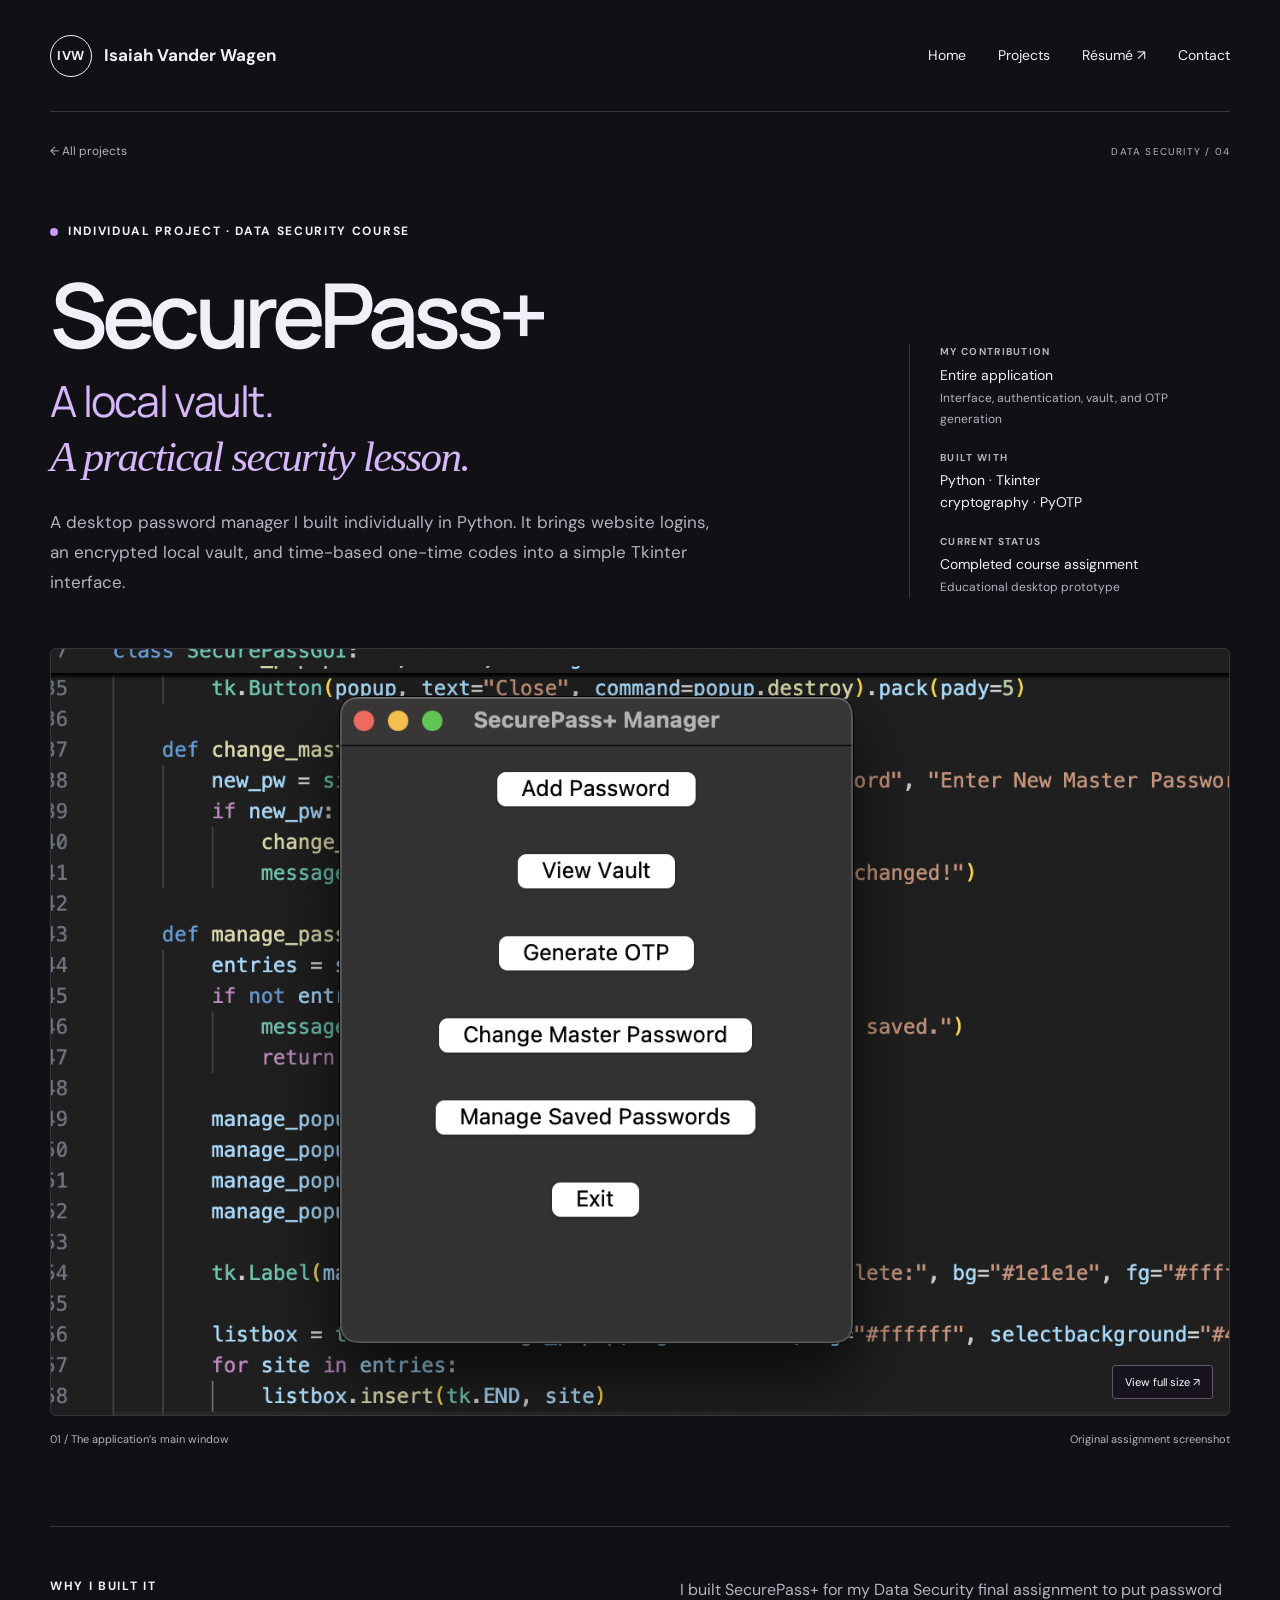
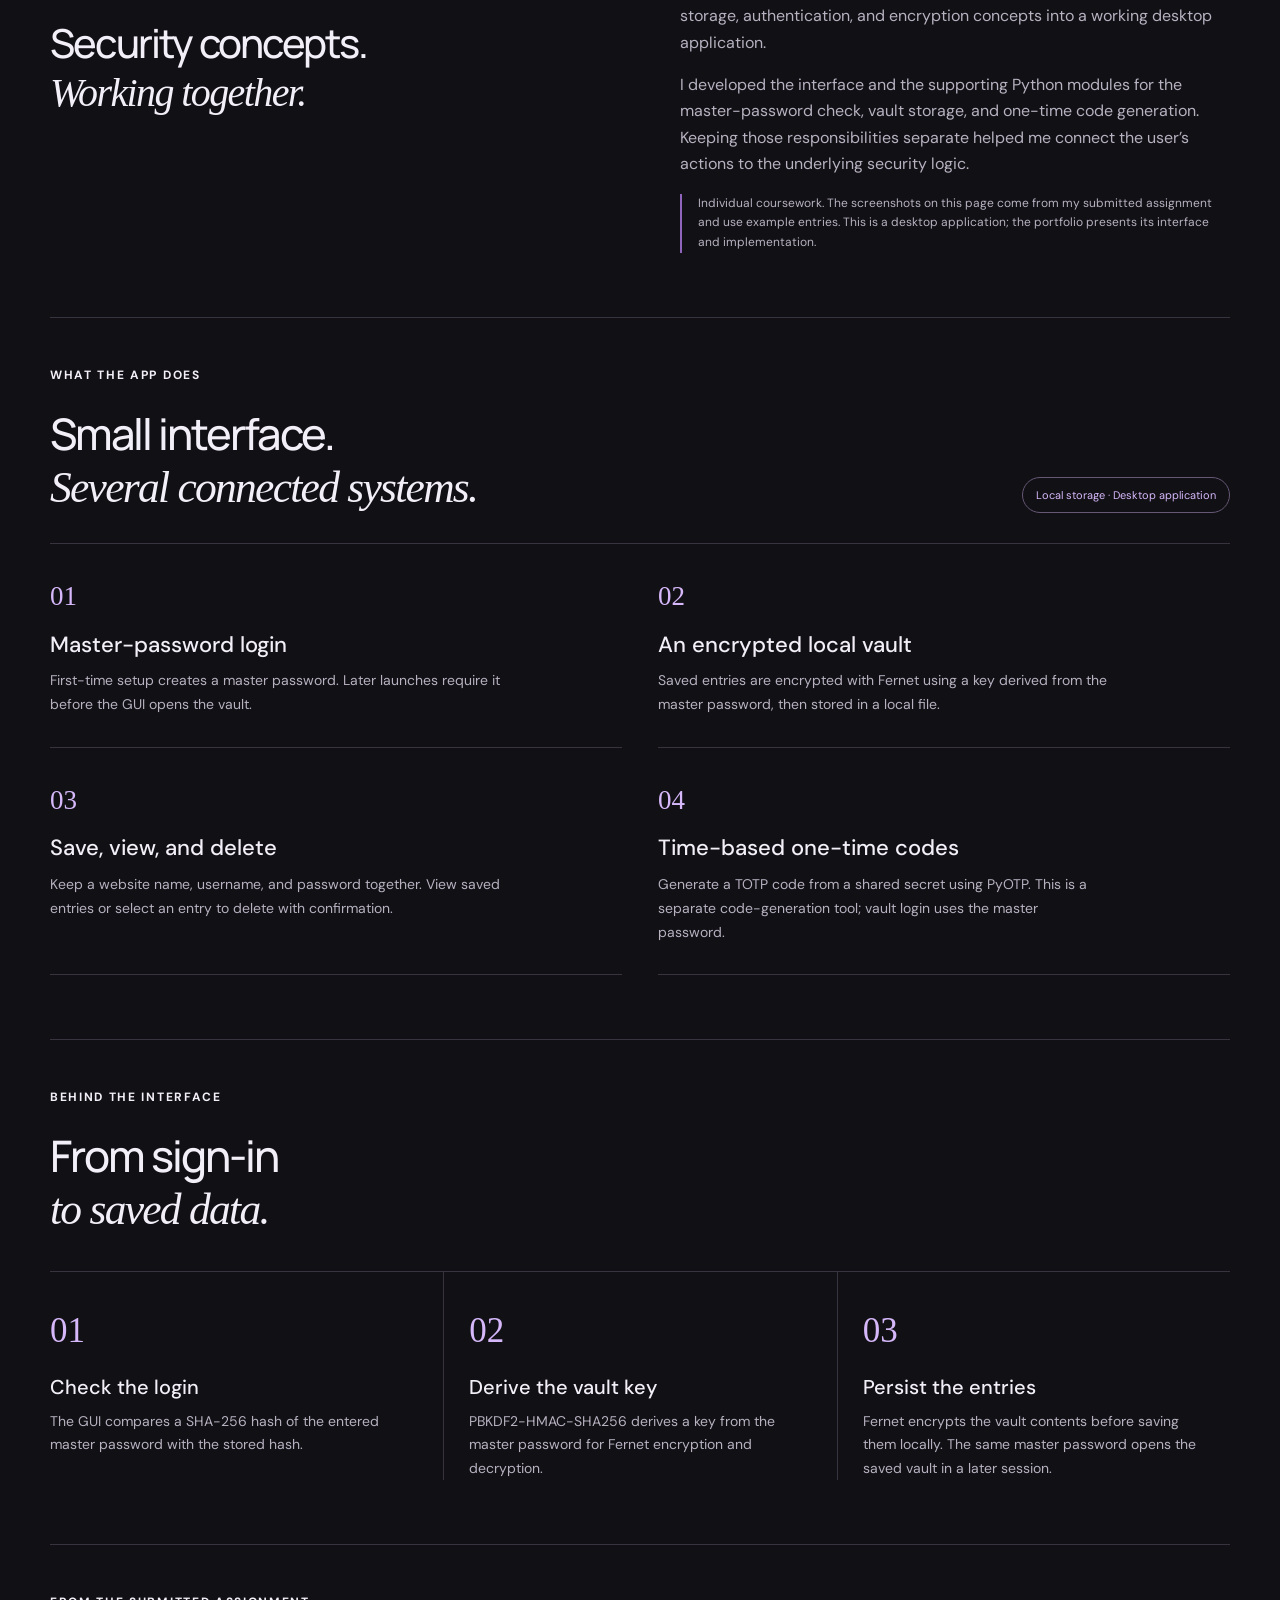
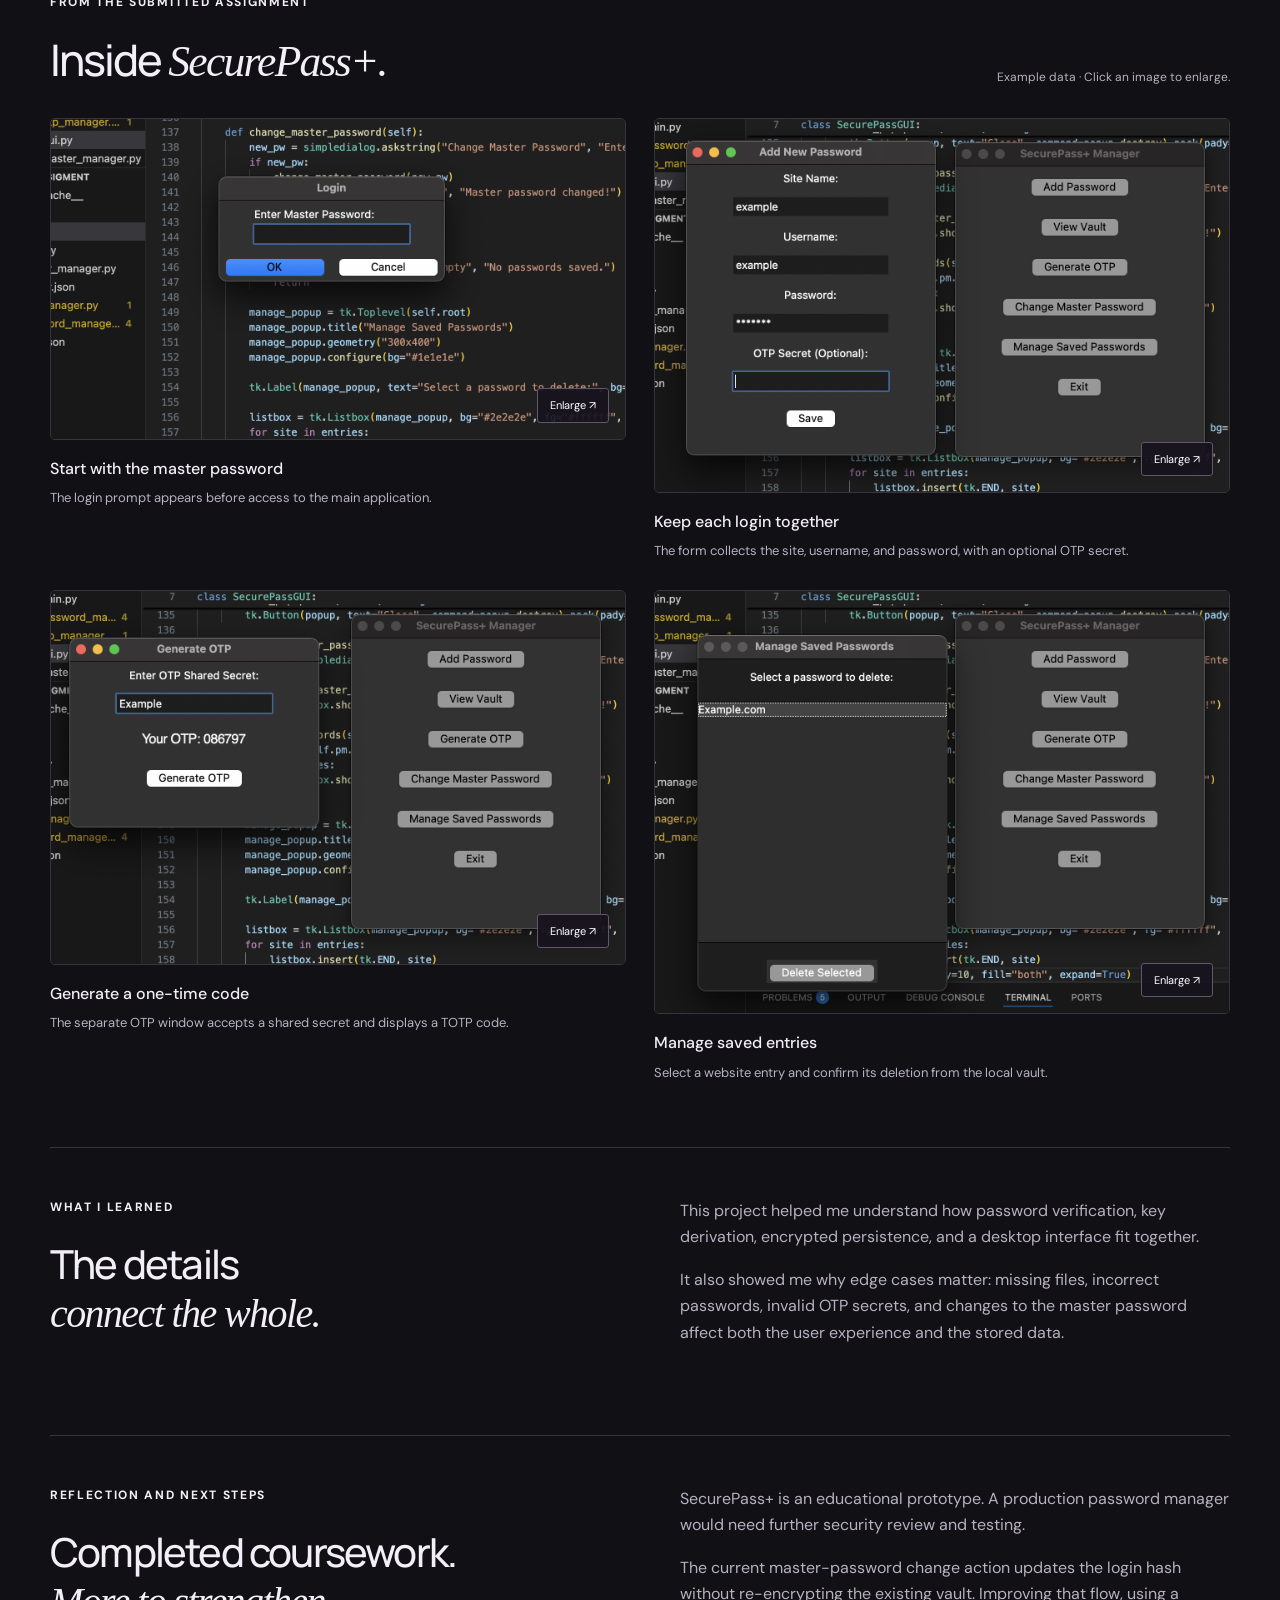
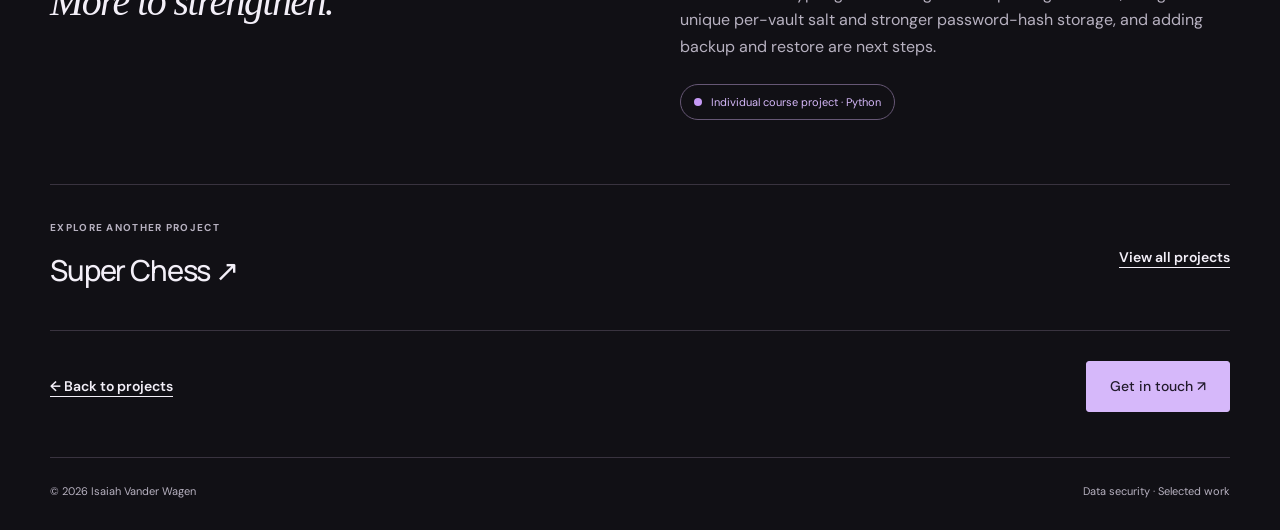
<file: securepass.html>
<!doctype html>
<html lang="en"><head><meta charset="utf-8"><meta name="viewport" content="width=device-width, initial-scale=1"><meta name="description" content="SecurePass+, Isaiah Vander Wagen’s individual Python and Tkinter password manager for a Data Security course, with an encrypted local vault and TOTP generation."><title>SecurePass+ · Isaiah Vander Wagen</title><link rel="icon" href="profile.svg" type="image/svg+xml"><link rel="stylesheet" href="style.css"><link rel="stylesheet" href="case-study.css"><script src="profile.js" defer></script><script src="case-study.js" defer></script></head><body><a class="skip" href="#main">Skip to content</a><div class="shell"><header><a class="brand" href="./index.html"><span class="monogram" data-profile="initials">IVW</span><span data-profile="name">Isaiah Vander Wagen</span></a><nav aria-label="Main navigation"><a href="./index.html">Home</a><a href="./projects.html">Projects</a><a href="./resume.pdf" data-resume target="_blank" rel="noopener noreferrer" aria-label="Résumé (opens in a new tab)">Résumé <span aria-hidden="true">↗</span></a><a href="./index.html#contact">Contact</a></nav></header>
<main id="main">
<div class="case-breadcrumb"><a href="./projects.html">← All projects</a><span>Data security / 04</span></div>
<section class="case-intro" aria-labelledby="case-title"><div><p class="eyebrow"><span class="dot"></span>Individual project · Data Security course</p><h1 id="case-title">SecurePass+</h1><p class="case-tagline">A local vault.<br><em>A practical security lesson.</em></p><p class="lead">A desktop password manager I built individually in Python. It brings website logins, an encrypted local vault, and time-based one-time codes into a simple Tkinter interface.</p></div><aside class="role-panel" aria-label="Project details"><div><span class="label">My contribution</span><p>Entire application<br><small>Interface, authentication, vault, and OTP generation</small></p></div><div><span class="label">Built with</span><p>Python · Tkinter<br>cryptography · PyOTP</p></div><div><span class="label">Current status</span><p>Completed course assignment<br><small>Educational desktop prototype</small></p></div></aside></section>
<figure class="case-cover"><button class="image-button" data-enlarge aria-label="Enlarge the SecurePass+ main window screenshot"><img src="securepass-main.png" alt="SecurePass+ Manager with buttons to add passwords, view the vault, generate an OTP, and manage saved entries" width="1378" height="896" fetchpriority="high"><span class="zoom-hint">View full size ↗</span></button><figcaption><span>01 / The application’s main window</span><span>Original assignment screenshot</span></figcaption></figure>
<section class="case-section" aria-labelledby="motivation-title"><div><p class="eyebrow">Why I built it</p><h2 id="motivation-title">Security concepts.<br><em>Working together.</em></h2></div><div class="case-prose"><p>I built SecurePass+ for my Data Security final assignment to put password storage, authentication, and encryption concepts into a working desktop application.</p><p>I developed the interface and the supporting Python modules for the master-password check, vault storage, and one-time code generation. Keeping those responsibilities separate helped me connect the user’s actions to the underlying security logic.</p><p class="credit-note">Individual coursework. The screenshots on this page come from my submitted assignment and use example entries. This is a desktop application; the portfolio presents its interface and implementation.</p></div></section>
<section class="interaction-section" aria-labelledby="features-title"><div class="section-heading"><div><p class="eyebrow">What the app does</p><h2 id="features-title">Small interface.<br><em>Several connected systems.</em></h2></div><span class="mode-tag">Local storage · Desktop application</span></div><div class="security-features"><article><span class="step-number">01</span><h3>Master-password login</h3><p>First-time setup creates a master password. Later launches require it before the GUI opens the vault.</p></article><article><span class="step-number">02</span><h3>An encrypted local vault</h3><p>Saved entries are encrypted with Fernet using a key derived from the master password, then stored in a local file.</p></article><article><span class="step-number">03</span><h3>Save, view, and delete</h3><p>Keep a website name, username, and password together. View saved entries or select an entry to delete with confirmation.</p></article><article><span class="step-number">04</span><h3>Time-based one-time codes</h3><p>Generate a TOTP code from a shared secret using PyOTP. This is a separate code-generation tool; vault login uses the master password.</p></article></div></section>
<section class="interaction-section" aria-labelledby="flow-title"><div class="section-heading"><div><p class="eyebrow">Behind the interface</p><h2 id="flow-title">From sign-in<br><em>to saved data.</em></h2></div></div><ol class="interaction-steps"><li><span class="step-number">01</span><h3>Check the login</h3><p>The GUI compares a SHA-256 hash of the entered master password with the stored hash.</p></li><li><span class="step-number">02</span><h3>Derive the vault key</h3><p>PBKDF2-HMAC-SHA256 derives a key from the master password for Fernet encryption and decryption.</p></li><li><span class="step-number">03</span><h3>Persist the entries</h3><p>Fernet encrypts the vault contents before saving them locally. The same master password opens the saved vault in a later session.</p></li></ol></section>
<section class="gallery-section" aria-labelledby="gallery-title"><div class="section-heading"><div><p class="eyebrow">From the submitted assignment</p><h2 id="gallery-title">Inside <em>SecurePass+.</em></h2></div><p>Example data · Click an image to enlarge.</p></div><div class="case-gallery">
<figure><button class="image-button" data-enlarge aria-label="Enlarge the master-password login screenshot"><img src="securepass-login.png" alt="SecurePass+ login dialog asking for a master password before opening the application" width="1378" height="768" loading="lazy"><span class="zoom-hint">Enlarge ↗</span></button><figcaption><strong>Start with the master password</strong><span>The login prompt appears before access to the main application.</span></figcaption></figure>
<figure><button class="image-button" data-enlarge aria-label="Enlarge the add password screenshot"><img src="securepass-add-password.png" alt="Add New Password form with example site and username fields, a masked password, and an optional OTP-secret field" width="1378" height="896" loading="lazy"><span class="zoom-hint">Enlarge ↗</span></button><figcaption><strong>Keep each login together</strong><span>The form collects the site, username, and password, with an optional OTP secret.</span></figcaption></figure>
<figure><button class="image-button" data-enlarge aria-label="Enlarge the one-time code generator screenshot"><img src="securepass-otp.png" alt="Generate OTP dialog showing a one-time code generated from the example shared secret" width="1378" height="896" loading="lazy"><span class="zoom-hint">Enlarge ↗</span></button><figcaption><strong>Generate a one-time code</strong><span>The separate OTP window accepts a shared secret and displays a TOTP code.</span></figcaption></figure>
<figure><button class="image-button" data-enlarge aria-label="Enlarge the saved-password management screenshot"><img src="securepass-manage.png" alt="Manage Saved Passwords window listing an Example.com entry with a Delete Selected button" width="1378" height="1014" loading="lazy"><span class="zoom-hint">Enlarge ↗</span></button><figcaption><strong>Manage saved entries</strong><span>Select a website entry and confirm its deletion from the local vault.</span></figcaption></figure>
</div></section>
<section class="case-section" aria-labelledby="learning-title"><div><p class="eyebrow">What I learned</p><h2 id="learning-title">The details<br><em>connect the whole.</em></h2></div><div class="case-prose"><p>This project helped me understand how password verification, key derivation, encrypted persistence, and a desktop interface fit together.</p><p>It also showed me why edge cases matter: missing files, incorrect passwords, invalid OTP secrets, and changes to the master password affect both the user experience and the stored data.</p></div></section>
<section class="status-section" aria-labelledby="status-title"><div><p class="eyebrow">Reflection and next steps</p><h2 id="status-title">Completed coursework.<br><em>More to strengthen.</em></h2></div><div class="case-prose"><p>SecurePass+ is an educational prototype. A production password manager would need further security review and testing.</p><p>The current master-password change action updates the login hash without re-encrypting the existing vault. Improving that flow, using a unique per-vault salt and stronger password-hash storage, and adding backup and restore are next steps.</p><span class="status-pill"><span class="dot"></span>Individual course project · Python</span></div></section>
<section class="next-project"><div><span class="label">Explore another project</span><a href="./super-chess.html">Super Chess ↗</a></div><a class="text-link" href="./projects.html">View all projects</a></section><section class="case-end"><a class="text-link" href="./projects.html">← Back to projects</a><a class="button" href="./index.html#contact">Get in touch ↗</a></section>
</main><footer><span>© <span data-year>2026</span> <span data-profile="name">Isaiah Vander Wagen</span></span><span>Data security · Selected work</span></footer></div>
<dialog class="screenshot-dialog" id="screenshot-dialog" aria-label="Full-size project screenshot"><div class="dialog-bar"><span>SecurePass+ / Assignment screenshot</span><button type="button" id="close-screenshot" aria-label="Close screenshot">Close ✕</button></div><img id="enlarged-screenshot" alt=""><p id="screenshot-caption"></p></dialog></body></html>
</file>
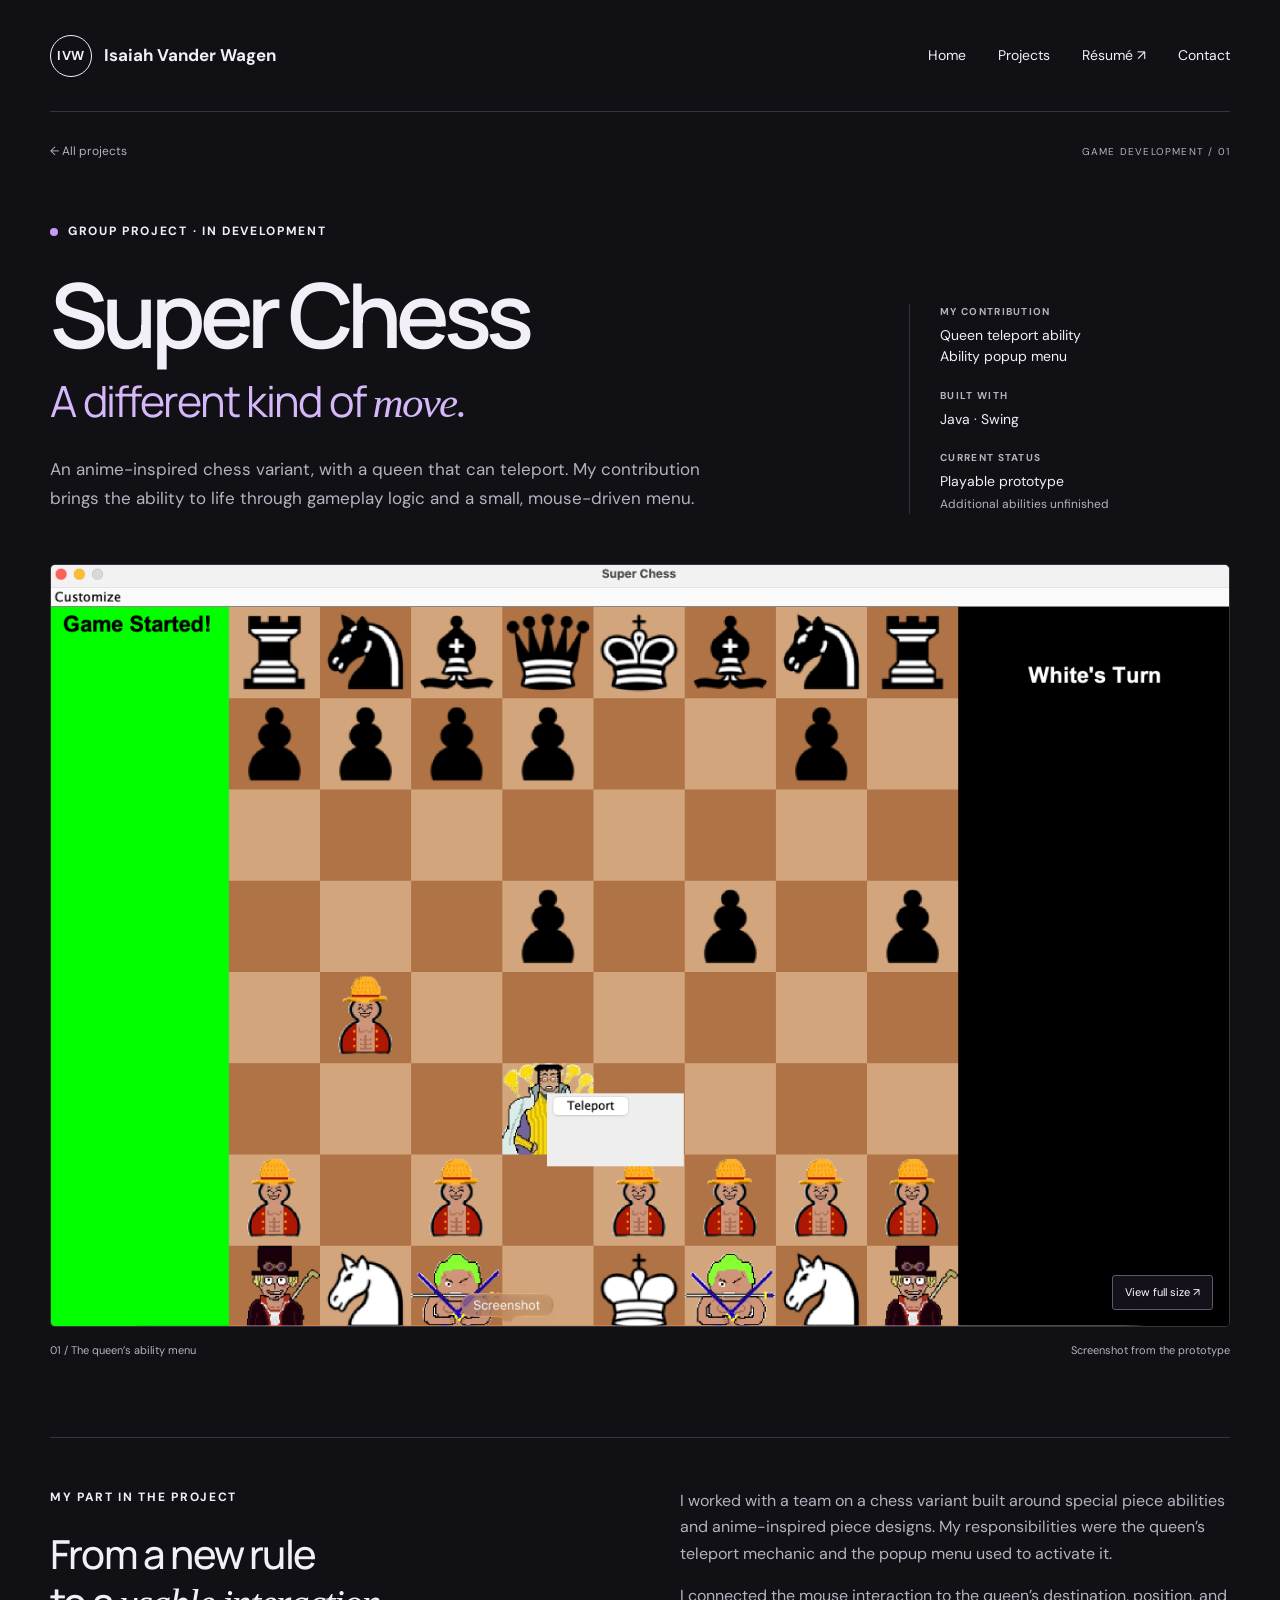
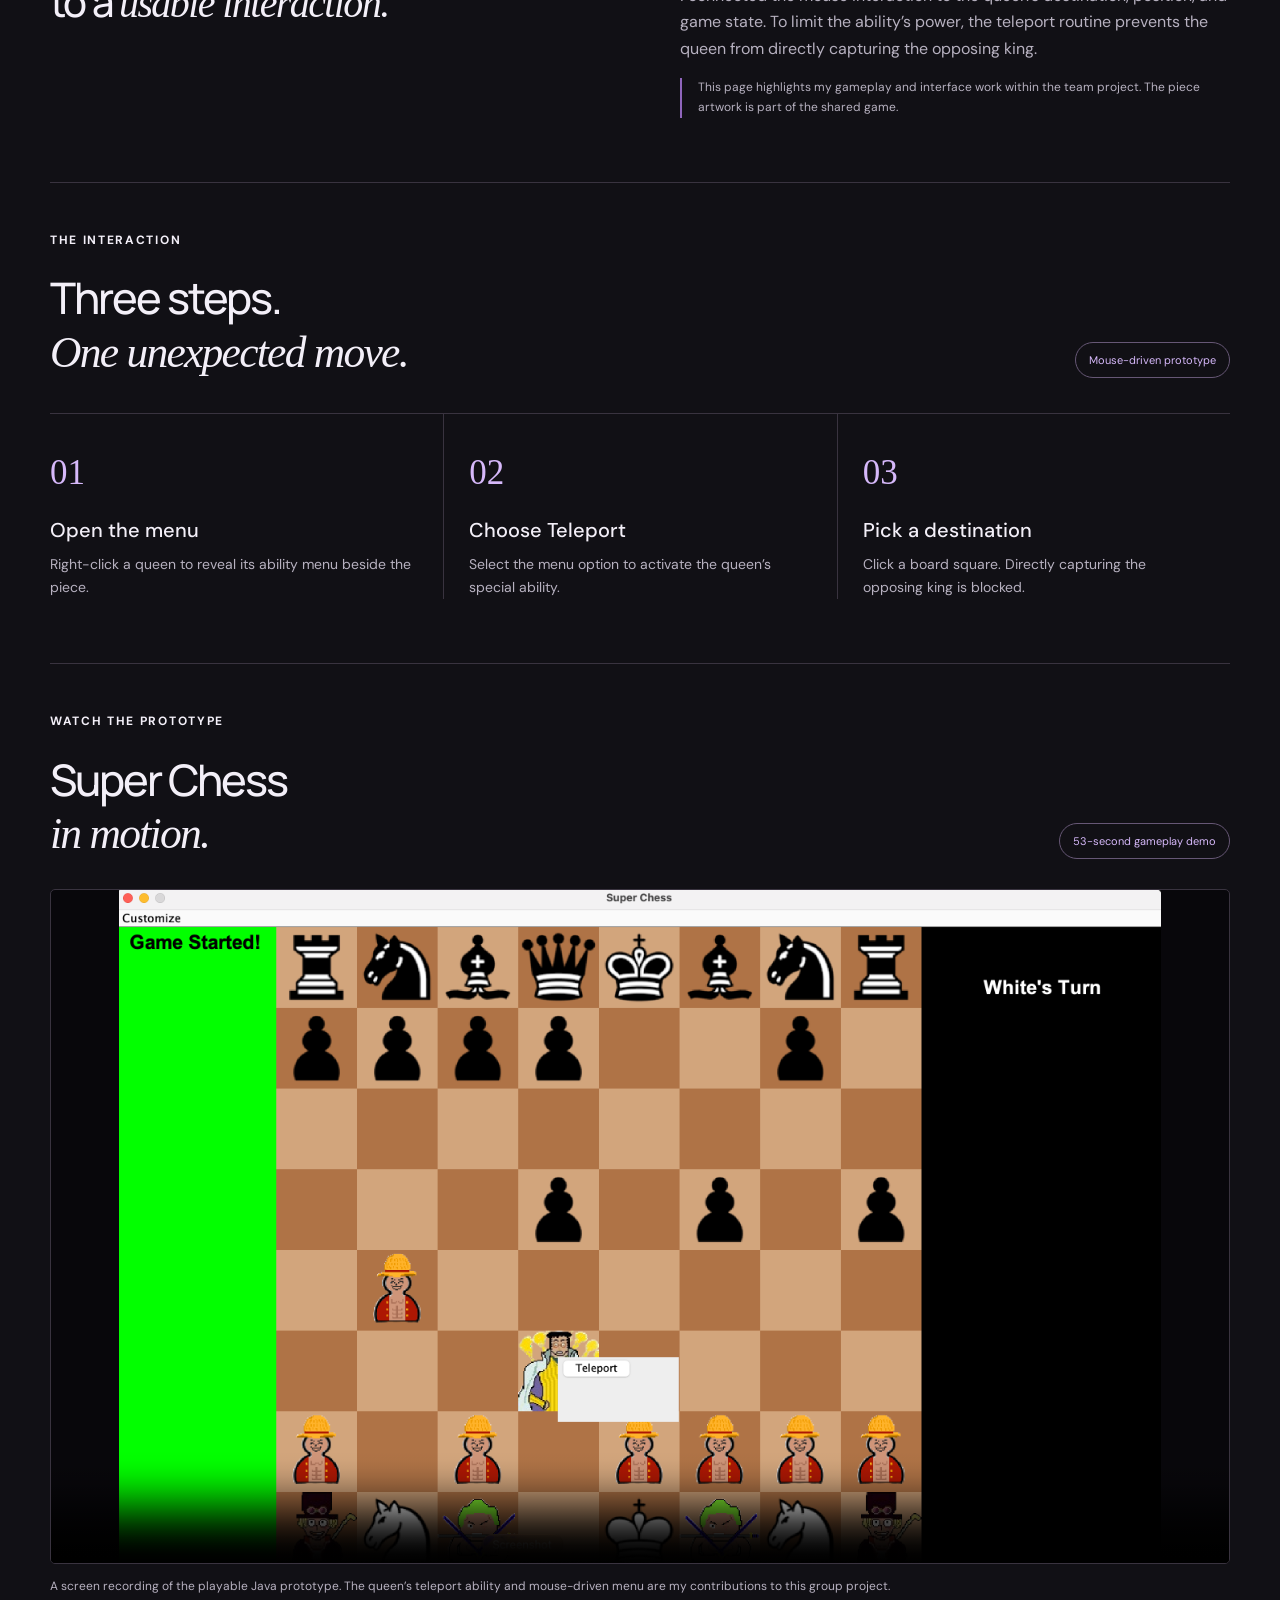
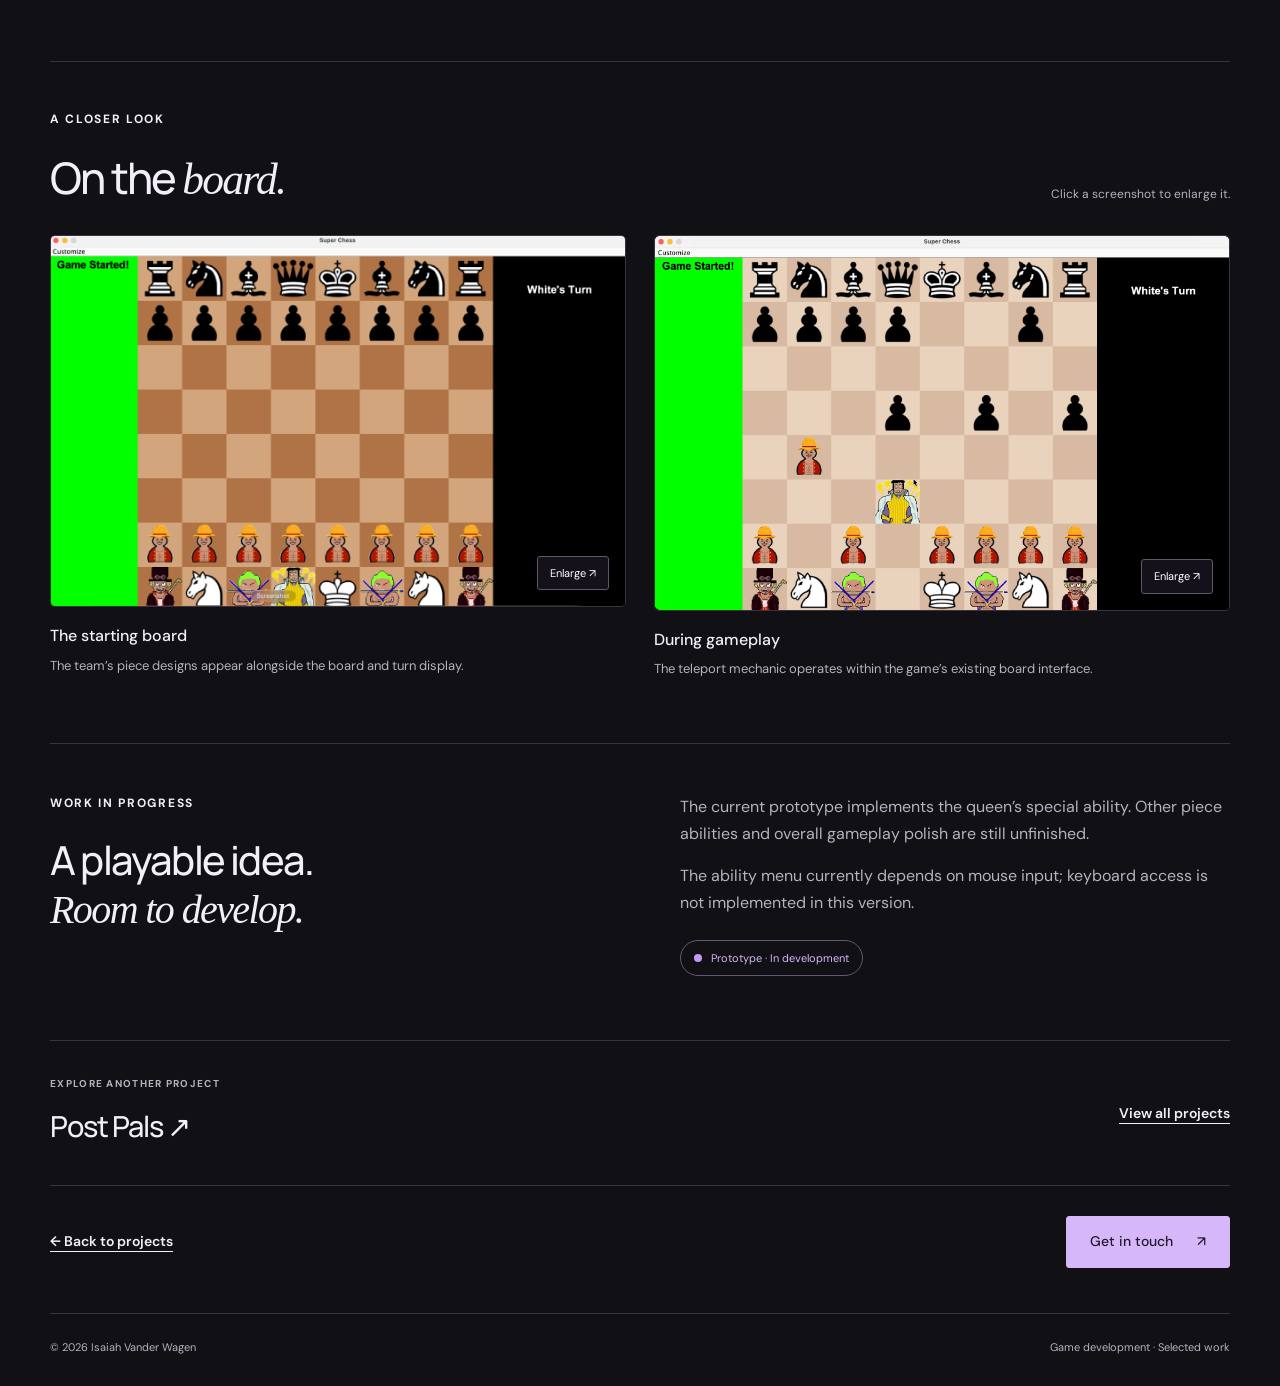
<file: super-chess.html>
<!doctype html>
<html lang="en">
<head><meta charset="utf-8"><meta name="viewport" content="width=device-width, initial-scale=1"><meta name="description" content="Isaiah Vander Wagen’s work on the queen teleport ability and mouse-driven interface for Super Chess, a Java team project."><title>Super Chess · Isaiah Vander Wagen</title><link rel="icon" href="profile.svg" type="image/svg+xml"><link rel="stylesheet" href="style.css"><link rel="stylesheet" href="case-study.css"><script src="profile.js" defer></script><script src="case-study.js" defer></script></head>
<body><a class="skip" href="#main">Skip to content</a><div class="shell">
<header><a class="brand" href="./index.html"><span class="monogram" data-profile="initials">IVW</span><span data-profile="name">Isaiah Vander Wagen</span></a><nav aria-label="Main navigation"><a href="./index.html">Home</a><a href="./projects.html">Projects</a><a href="./resume.pdf" data-resume target="_blank" rel="noopener noreferrer" aria-label="Résumé (opens in a new tab)">Résumé <span aria-hidden="true">↗</span></a><a href="./index.html#contact">Contact</a></nav></header>
<main id="main">
<div class="case-breadcrumb"><a href="./projects.html">← All projects</a><span>Game development / 01</span></div>
<section class="case-intro" aria-labelledby="case-title"><div><p class="eyebrow"><span class="dot"></span>Group project · In development</p><h1 id="case-title">Super Chess</h1><p class="case-tagline">A different kind of <em>move.</em></p><p class="lead">An anime-inspired chess variant, with a queen that can teleport. My contribution brings the ability to life through gameplay logic and a small, mouse-driven menu.</p></div><aside class="role-panel" aria-label="Project details"><div><span class="label">My contribution</span><p>Queen teleport ability<br>Ability popup menu</p></div><div><span class="label">Built with</span><p>Java · Swing</p></div><div><span class="label">Current status</span><p>Playable prototype<br><small>Additional abilities unfinished</small></p></div></aside></section>
<figure class="case-cover"><button class="image-button" data-enlarge aria-label="Enlarge the queen teleport menu screenshot"><img src="chess-teleport.png" alt="Super Chess board with the Teleport popup visible beside the queen" width="2584" height="1668" fetchpriority="high"><span class="zoom-hint">View full size <span aria-hidden="true">↗</span></span></button><figcaption><span>01 / The queen’s ability menu</span><span>Screenshot from the prototype</span></figcaption></figure>
<section class="case-section" aria-labelledby="contribution-title"><div><p class="eyebrow">My part in the project</p><h2 id="contribution-title">From a new rule<br>to a <em>usable interaction.</em></h2></div><div class="case-prose"><p>I worked with a team on a chess variant built around special piece abilities and anime-inspired piece designs. My responsibilities were the queen’s teleport mechanic and the popup menu used to activate it.</p><p>I connected the mouse interaction to the queen’s destination, position, and game state. To limit the ability’s power, the teleport routine prevents the queen from directly capturing the opposing king.</p><p class="credit-note">This page highlights my gameplay and interface work within the team project. The piece artwork is part of the shared game.</p></div></section>
<section class="interaction-section" aria-labelledby="interaction-title"><div class="section-heading"><div><p class="eyebrow">The interaction</p><h2 id="interaction-title">Three steps.<br><em>One unexpected move.</em></h2></div><span class="mode-tag">Mouse-driven prototype</span></div><ol class="interaction-steps"><li><span class="step-number">01</span><h3>Open the menu</h3><p>Right-click a queen to reveal its ability menu beside the piece.</p></li><li><span class="step-number">02</span><h3>Choose Teleport</h3><p>Select the menu option to activate the queen’s special ability.</p></li><li><span class="step-number">03</span><h3>Pick a destination</h3><p>Click a board square. Directly capturing the opposing king is blocked.</p></li></ol></section>
<section class="recording-section" aria-labelledby="chess-gameplay-title"><div class="section-heading"><div><p class="eyebrow">Watch the prototype</p><h2 id="chess-gameplay-title">Super Chess<br><em>in motion.</em></h2></div><span class="mode-tag">53-second gameplay demo</span></div><figure class="video-figure"><video controls playsinline preload="metadata" poster="chess-teleport.png" aria-label="Super Chess gameplay demonstration" aria-describedby="chess-gameplay-caption"><source src="chess-gameplay.m4v" type="video/mp4"><a href="chess-gameplay.m4v">Open the Super Chess gameplay recording</a></video><figcaption id="chess-gameplay-caption">A screen recording of the playable Java prototype. The queen’s teleport ability and mouse-driven menu are my contributions to this group project.</figcaption></figure></section>
<section class="gallery-section" aria-labelledby="gallery-title"><div class="section-heading"><div><p class="eyebrow">A closer look</p><h2 id="gallery-title">On the <em>board.</em></h2></div><p>Click a screenshot to enlarge it.</p></div><div class="case-gallery"><figure><button class="image-button" data-enlarge aria-label="Enlarge the starting board screenshot"><img src="chess-start.png" alt="Super Chess starting board with anime-inspired pieces and a turn indicator" width="2584" height="1668" loading="lazy"><span class="zoom-hint">Enlarge ↗</span></button><figcaption><strong>The starting board</strong><span>The team’s piece designs appear alongside the board and turn display.</span></figcaption></figure><figure><button class="image-button" data-enlarge aria-label="Enlarge the gameplay screenshot"><img src="chess-board.png" alt="Super Chess during gameplay, showing moved pieces and the current player's turn" width="1914" height="1246" loading="lazy"><span class="zoom-hint">Enlarge ↗</span></button><figcaption><strong>During gameplay</strong><span>The teleport mechanic operates within the game’s existing board interface.</span></figcaption></figure></div></section>
<section class="status-section" aria-labelledby="status-title"><div><p class="eyebrow">Work in progress</p><h2 id="status-title">A playable idea.<br><em>Room to develop.</em></h2></div><div class="case-prose"><p>The current prototype implements the queen’s special ability. Other piece abilities and overall gameplay polish are still unfinished.</p><p>The ability menu currently depends on mouse input; keyboard access is not implemented in this version.</p><span class="status-pill"><span class="dot"></span>Prototype · In development</span></div></section>
<section class="next-project"><div><span class="label">Explore another project</span><a href="./post-pals.html">Post Pals <span aria-hidden="true">↗</span></a></div><a class="text-link" href="./projects.html">View all projects</a></section><section class="case-end"><a class="text-link" href="./projects.html">← Back to projects</a><a class="button" href="./index.html#contact">Get in touch <span aria-hidden="true">↗</span></a></section>
</main><footer><span>© <span data-year>2026</span> <span data-profile="name">Isaiah Vander Wagen</span></span><span>Game development · Selected work</span></footer></div>
<dialog class="screenshot-dialog" id="screenshot-dialog" aria-label="Full-size project screenshot"><div class="dialog-bar"><span>Super Chess / Project screenshot</span><button type="button" id="close-screenshot" aria-label="Close screenshot">Close ✕</button></div><img id="enlarged-screenshot" alt=""><p id="screenshot-caption"></p></dialog>
</body></html>
</file>
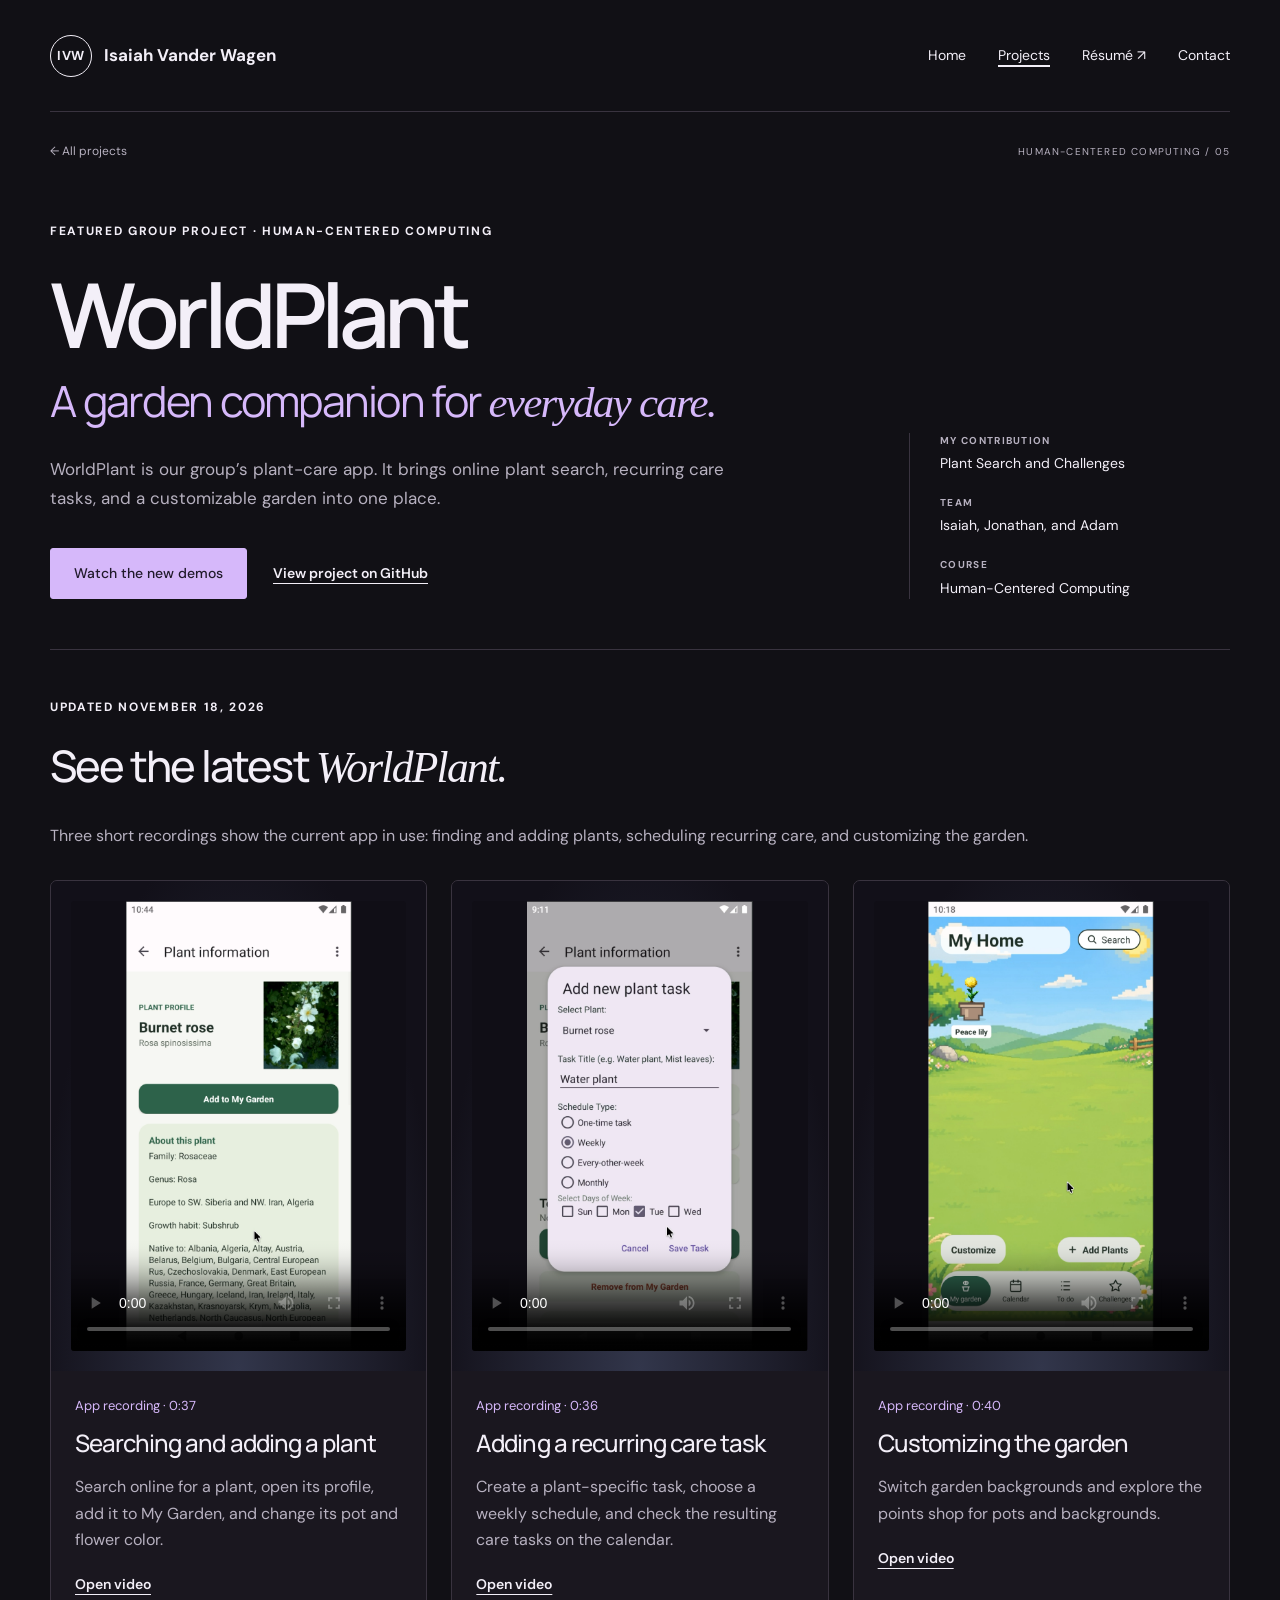
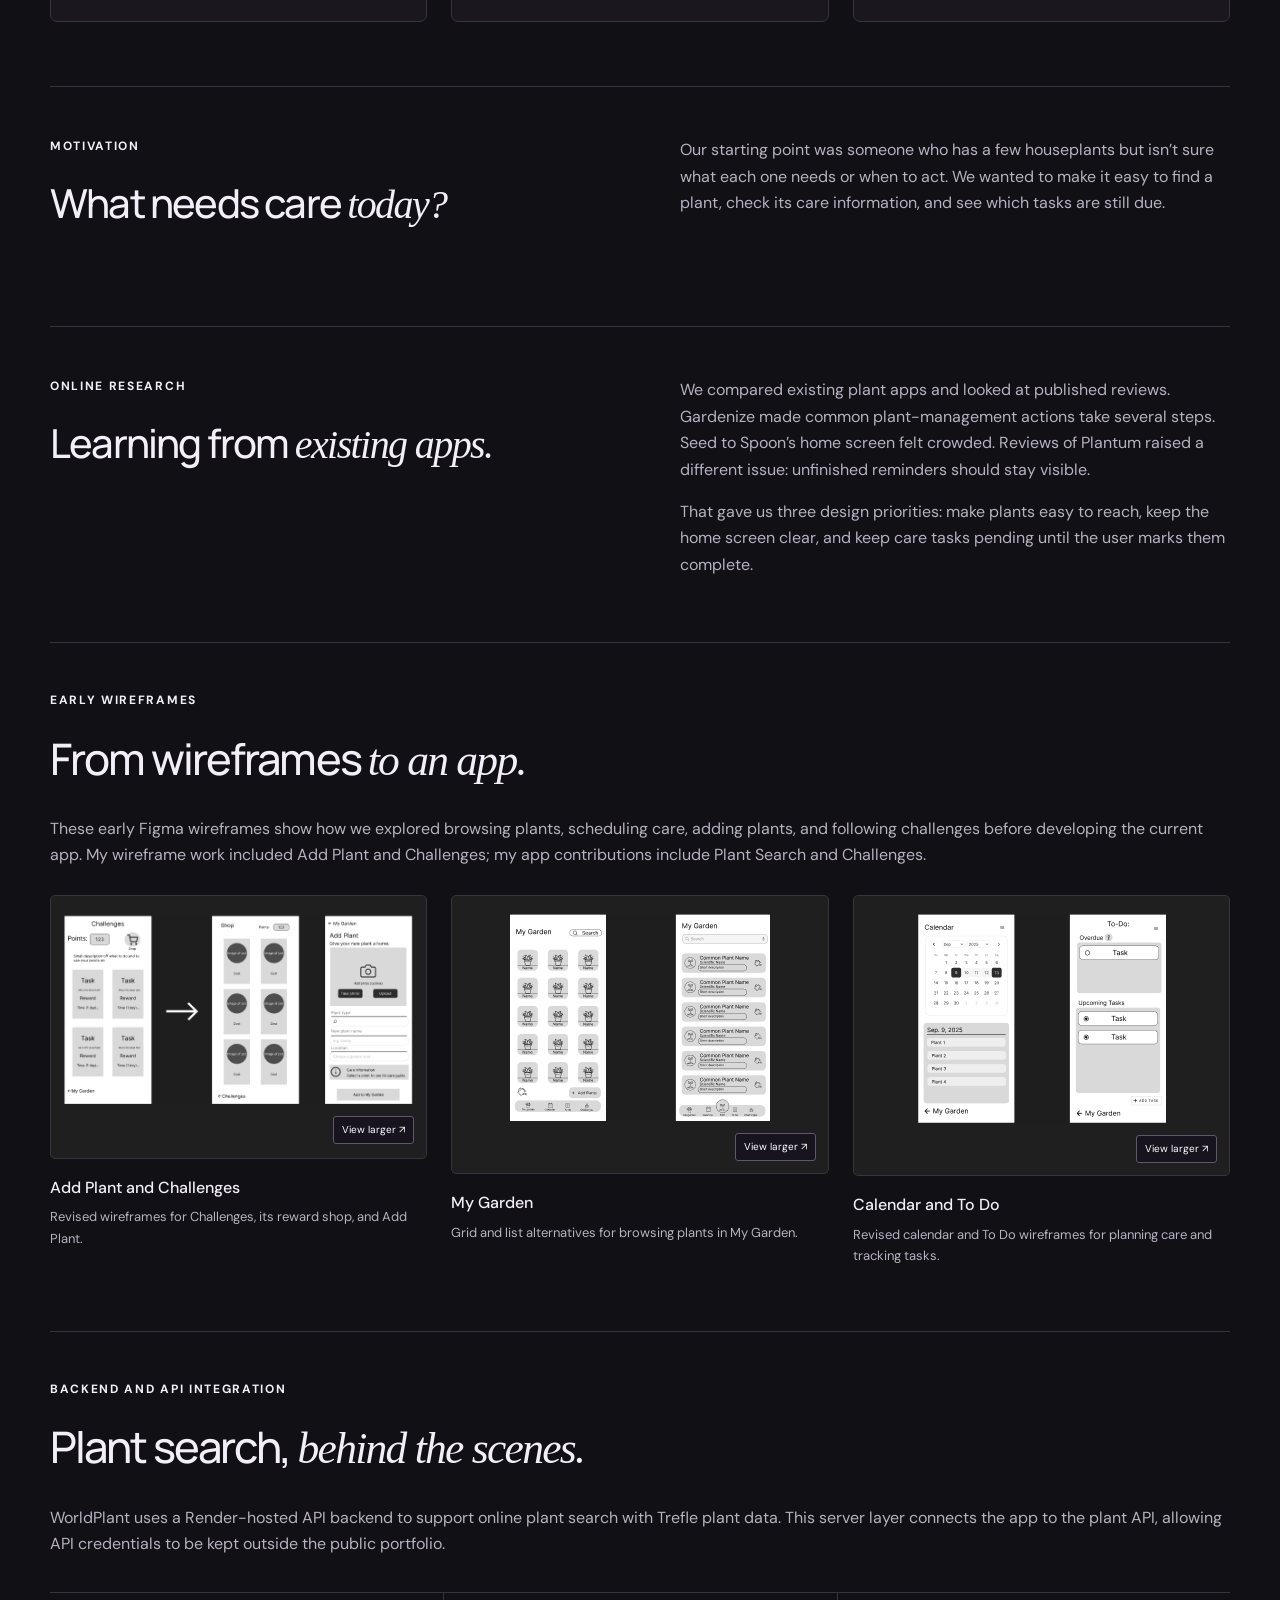
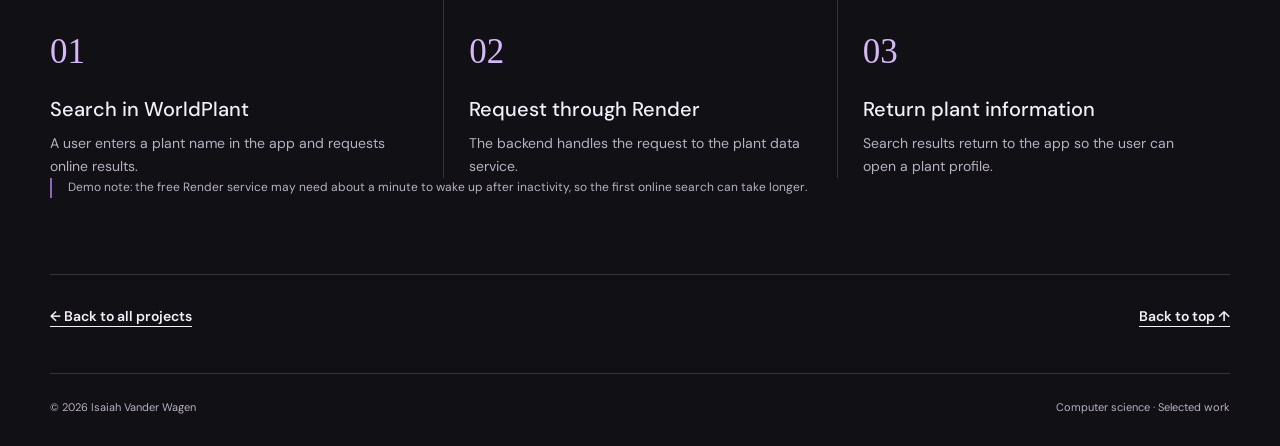
<file: worldplant.html>
<!doctype html>
<html lang="en"><head><meta charset="utf-8"><meta name="viewport" content="width=device-width, initial-scale=1"><meta name="description" content="WorldPlant, a group Human-Centered Computing project by Isaiah Vander Wagen and teammates. Watch updated demos of plant search, recurring care tasks, and garden customization."><title>WorldPlant · Isaiah Vander Wagen</title><link rel="icon" href="profile.svg" type="image/svg+xml"><link rel="stylesheet" href="style.css"><link rel="stylesheet" href="case-study.css?v=wireframe-safari-fix"><script src="profile.js" defer></script><script src="case-study.js?v=worldplant-clean-1" defer></script></head><body><a class="skip" href="#main">Skip to content</a><div class="shell"><header><a class="brand" href="./index.html"><span class="monogram" data-profile="initials">IVW</span><span data-profile="name">Isaiah Vander Wagen</span></a><nav aria-label="Main navigation"><a href="./index.html">Home</a><a href="./projects.html" aria-current="page">Projects</a><a href="./resume.pdf" data-resume target="_blank" rel="noopener noreferrer" aria-label="Résumé (opens in a new tab)">Résumé <span aria-hidden="true">↗</span></a><a href="./index.html#contact">Contact</a></nav></header>

<main id="main">
  <div class="case-breadcrumb"><a href="./projects.html">← All projects</a><span>Human-Centered Computing / 05</span></div>
  <section class="case-intro" aria-labelledby="worldplant-title">
    <div>
      <p class="eyebrow">Featured group project · Human-Centered Computing</p>
      <h1 id="worldplant-title">WorldPlant</h1>
      <p class="case-tagline">A garden companion for <em>everyday care.</em></p>
      <p class="lead">WorldPlant is our group’s plant-care app. It brings online plant search, recurring care tasks, and a customizable garden into one place.</p>
      <div class="actions"><a class="button" href="#demo">Watch the new demos</a><a class="text-link" href="https://github.com/JonathanLeuenberger/PLANT_App_HCC" target="_blank" rel="noopener noreferrer">View project on GitHub<span class="sr-only"> (opens in a new tab)</span></a></div>
    </div>
    <aside class="role-panel" aria-label="Project details">
      <div><span class="label">My contribution</span><p>Plant Search and Challenges</p></div>
      <div><span class="label">Team</span><p>Isaiah, Jonathan, and Adam</p></div>
      <div><span class="label">Course</span><p>Human-Centered Computing</p></div>
    </aside>
  </section>


  <section class="recording-section worldplant-current" id="demo" aria-labelledby="demo-title">
    <div class="section-heading"><div><p class="eyebrow">Updated November 18, 2026</p><h2 id="demo-title">See the latest <em>WorldPlant.</em></h2></div></div>
    <p class="case-prose">Three short recordings show the current app in use: finding and adding plants, scheduling recurring care, and customizing the garden.</p>
    <div class="worldplant-demo-grid">
      <article class="worldplant-demo-card">
        <div class="demo-screen"><video controls playsinline preload="metadata" width="658" height="1310" poster="worldplant-search-poster.png" aria-label="Search for Burnet rose and add it to the garden">
          <source src="worldplant-search-add-nov18.mp4" type="video/mp4">
          <a href="worldplant-search-add-nov18.mp4">Open this recording</a>
        </video></div>
        <div class="demo-card-copy"><p class="demo-duration">App recording · 0:37</p><h3>Searching and adding a plant</h3><p>Search online for a plant, open its profile, add it to My Garden, and change its pot and flower color.</p><a class="text-link" href="worldplant-search-add-nov18.mp4">Open video</a></div>
      </article>
      <article class="worldplant-demo-card">
        <div class="demo-screen"><video controls playsinline preload="metadata" width="658" height="1310" poster="worldplant-task-poster.png" aria-label="Create a recurring plant care task and view it on the calendar">
          <source src="worldplant-task-nov18.mp4" type="video/mp4">
          <a href="worldplant-task-nov18.mp4">Open this recording</a>
        </video></div>
        <div class="demo-card-copy"><p class="demo-duration">App recording · 0:36</p><h3>Adding a recurring care task</h3><p>Create a plant-specific task, choose a weekly schedule, and check the resulting care tasks on the calendar.</p><a class="text-link" href="worldplant-task-nov18.mp4">Open video</a></div>
      </article>
      <article class="worldplant-demo-card">
        <div class="demo-screen"><video controls playsinline preload="metadata" width="658" height="1310" poster="worldplant-customization-poster.png" aria-label="Customize the garden and browse the points shop">
          <source src="worldplant-customization-nov18.mp4" type="video/mp4">
          <a href="worldplant-customization-nov18.mp4">Open this recording</a>
        </video></div>
        <div class="demo-card-copy"><p class="demo-duration">App recording · 0:40</p><h3>Customizing the garden</h3><p>Switch garden backgrounds and explore the points shop for pots and backgrounds.</p><a class="text-link" href="worldplant-customization-nov18.mp4">Open video</a></div>
      </article>
    </div>
  </section>

  <section class="case-section" id="motivation" aria-labelledby="motivation-title">
    <div><p class="eyebrow">Motivation</p><h2 id="motivation-title">What needs care <em>today?</em></h2></div>
    <div class="case-prose"><p>Our starting point was someone who has a few houseplants but isn’t sure what each one needs or when to act. We wanted to make it easy to find a plant, check its care information, and see which tasks are still due.</p></div>
  </section>

  <section class="case-section" id="research" aria-labelledby="research-title">
    <div><p class="eyebrow">Online research</p><h2 id="research-title">Learning from <em>existing apps.</em></h2></div>
    <div class="case-prose">
      <p>We compared existing plant apps and looked at published reviews. Gardenize made common plant-management actions take several steps. Seed to Spoon’s home screen felt crowded. Reviews of Plantum raised a different issue: unfinished reminders should stay visible.</p>
      <p>That gave us three design priorities: make plants easy to reach, keep the home screen clear, and keep care tasks pending until the user marks them complete.</p>
    </div>
  </section>

  <section class="gallery-section" id="design" aria-labelledby="design-title">
    <div class="section-heading"><div><p class="eyebrow">Early wireframes</p><h2 id="design-title">From wireframes <em>to an app.</em></h2></div></div>
    <p class="case-prose">These early Figma wireframes show how we explored browsing plants, scheduling care, adding plants, and following challenges before developing the current app. My wireframe work included Add Plant and Challenges; my app contributions include Plant Search and Challenges.</p>
    <div class="case-gallery worldplant-wireframes">
      <figure><button class="image-button" type="button" data-enlarge data-caption="Revised wireframes for Challenges, its reward shop, and Add Plant."><span class="wireframe-viewport" style="--crop-width:389px;aspect-ratio:389/209"><img style="width:102.313625%;left:-1.028278%;top:-132.057416%" src="worldplant-prototype-my-designs.png" alt="Early and revised Figma wireframes for Add Plant and Challenges" width="398" height="489" loading="eager"></span><span class="zoom-hint" aria-hidden="true">View larger ↗</span></button><figcaption><strong>Add Plant and Challenges</strong><span>Revised wireframes for Challenges, its reward shop, and Add Plant.</span></figcaption></figure>
      <figure><button class="image-button" type="button" data-enlarge data-caption="Grid and list alternatives for browsing plants in My Garden."><span class="wireframe-viewport" style="--crop-width:260px;aspect-ratio:260/207"><img style="width:105.384615%;left:-1.538462%;top:-126.086957%" src="worldplant-prototype-garden.png" alt="Figma wireframes showing different garden layouts" width="274" height="476" loading="eager"></span><span class="zoom-hint" aria-hidden="true">View larger ↗</span></button><figcaption><strong>My Garden</strong><span>Grid and list alternatives for browsing plants in My Garden.</span></figcaption></figure>
      <figure><button class="image-button" type="button" data-enlarge data-caption="Revised calendar and To Do wireframes for planning care and tracking tasks."><span class="wireframe-viewport" style="--crop-width:249px;aspect-ratio:249/209"><img style="width:105.220884%;left:-1.606426%;top:-132.057416%" src="worldplant-prototype-care.png" alt="Figma wireframes for the calendar and care task list" width="262" height="486" loading="eager"></span><span class="zoom-hint" aria-hidden="true">View larger ↗</span></button><figcaption><strong>Calendar and To Do</strong><span>Revised calendar and To Do wireframes for planning care and tracking tasks.</span></figcaption></figure>
    </div>
  </section>


  <section class="interaction-section" id="backend" aria-labelledby="backend-title">
    <div class="section-heading"><div><p class="eyebrow">Backend and API integration</p><h2 id="backend-title">Plant search, <em>behind the scenes.</em></h2></div></div>
    <p class="case-prose">WorldPlant uses a Render-hosted API backend to support online plant search with Trefle plant data. This server layer connects the app to the plant API, allowing API credentials to be kept outside the public portfolio.</p>
    <ol class="interaction-steps" aria-label="How online plant search works">
      <li><span class="step-number" aria-hidden="true">01</span><h3>Search in WorldPlant</h3><p>A user enters a plant name in the app and requests online results.</p></li>
      <li><span class="step-number" aria-hidden="true">02</span><h3>Request through Render</h3><p>The backend handles the request to the plant data service.</p></li>
      <li><span class="step-number" aria-hidden="true">03</span><h3>Return plant information</h3><p>Search results return to the app so the user can open a plant profile.</p></li>
    </ol>
    <p class="credit-note case-prose">Demo note: the free Render service may need about a minute to wake up after inactivity, so the first online search can take longer.</p>
  </section>

  <div class="case-end"><a class="text-link" href="./projects.html">← Back to all projects</a><a class="text-link" href="#main">Back to top ↑</a></div>
</main>
<footer><span>© <span data-year>2026</span> <span data-profile="name">Isaiah Vander Wagen</span></span><span>Computer science · Selected work</span></footer>
</div>
<dialog class="screenshot-dialog" id="screenshot-dialog" aria-label="Full-size project screenshot"><div class="dialog-bar"><span>WorldPlant / Project screenshot</span><button type="button" id="close-screenshot" aria-label="Close screenshot">Close ✕</button></div><img id="enlarged-screenshot" alt=""><p id="screenshot-caption"></p></dialog>
</body></html>
</file>
<file: style.css>
@import url('https://fonts.googleapis.com/css2?family=DM+Sans:wght@400;500;600;700&family=Manrope:wght@400;500;600;700;800&display=swap');
:root{--paper:#111015;--ink:#f3eff8;--muted:#b7b1c0;--line:#39333f;--blue:#d9c8f3;--green:#d6b8fa;--serif:Georgia,'Times New Roman',serif}
*{box-sizing:border-box}html{scroll-behavior:smooth}body{margin:0;background:var(--paper);color:var(--ink);font-family:'DM Sans',Arial,sans-serif;font-size:17px;line-height:1.65}a{color:inherit;text-underline-offset:5px}button{font:inherit}a:focus-visible,button:focus-visible{outline:3px solid #a4542c;outline-offset:6px}::selection{background:var(--green)}.shell{width:min(1180px,calc(100% - 96px));margin:auto}.skip{position:fixed;top:-80px;left:24px;z-index:10;background:var(--ink);color:white;padding:10px}.skip:focus{top:12px}header{height:112px;display:flex;align-items:center;justify-content:space-between;border-bottom:1px solid var(--line);gap:24px}.brand{display:flex;gap:12px;align-items:center;font-weight:700;text-decoration:none}.monogram{width:42px;height:42px;border:1px solid var(--ink);border-radius:50%;display:grid;place-items:center;font-size:13px;letter-spacing:.05em}nav{display:flex;gap:32px;align-items:center;font-size:14px}nav a{text-decoration:none}nav a[aria-current=page]{text-decoration:underline;text-decoration-thickness:2px}nav a:hover{text-decoration:underline}.external{font-size:17px;margin-left:5px}.eyebrow{font-size:12px;font-weight:700;letter-spacing:.14em;text-transform:uppercase;margin:0 0 22px;display:flex;gap:10px;align-items:center}.dot{width:8px;height:8px;border-radius:100%;background:#c599f5;display:inline-block}h1,h2,h3,p{margin-top:0}h1{font-family:'Manrope',Arial,sans-serif;font-size:clamp(48px,5.4vw,76px);line-height:1.12;letter-spacing:-.065em;font-weight:600;margin-bottom:28px}h1 em,h2 em{font-family:var(--serif);font-weight:400;letter-spacing:-.04em}h2{font-size:clamp(32px,3.4vw,46px);font-family:'Manrope',Arial,sans-serif;line-height:1.2;letter-spacing:-.045em;font-weight:500}h3{font-size:24px;line-height:1.3;font-weight:500}.lead{font-size:18px;line-height:1.75;color:var(--muted);max-width:490px}.hero{display:grid;grid-template-columns:1.12fr 1fr;gap:80px;padding:72px 0 62px;align-items:center}.hero .intro{padding-bottom:20px}.hero h1{max-width:610px}.actions{display:flex;gap:26px;align-items:center;flex-wrap:wrap;margin-top:34px}.button{background:var(--green);color:#211a2b;padding:13px 23px;display:inline-flex;align-items:center;gap:24px;text-decoration:none;border:1px solid var(--ink);border-radius:3px;font-size:14px;font-weight:500}.button:hover{background:#e5d0ff}.text-link{font-size:14px;font-weight:600}.portrait{margin:0;position:relative}.portrait img{width:100%;height:auto;display:block;border-radius:110px 110px 4px 4px;border:1px solid var(--ink)}.portrait figcaption{font-size:11px;color:var(--muted);margin-top:13px;max-width:380px;line-height:1.6}.image-tag{color:#211a2b;position:absolute;left:-22px;bottom:95px;transform:rotate(-5deg);font-size:12px;letter-spacing:.05em;background:var(--green);padding:12px 18px;border:1px solid var(--ink);box-shadow:4px 4px 0 var(--ink)}.about-strip{border-top:1px solid var(--line);border-bottom:1px solid var(--line);display:grid;grid-template-columns:1fr 1fr 1fr;padding:26px 0;gap:35px}.about-strip .label,.label{font-size:10px;letter-spacing:.13em;text-transform:uppercase;font-weight:700;color:var(--muted);display:block;margin-bottom:4px}.about-strip p{font-size:14px;margin:0}.about-strip>div+div{border-left:1px solid var(--line);padding-left:35px}.preview-section{padding:72px 0 80px;display:grid;grid-template-columns:1fr 1fr;gap:80px;align-items:center}.preview-section p{color:var(--muted);font-size:16px;max-width:430px}.project-preview{color:#211a2b;background:var(--green);border:1px solid var(--ink);padding:36px;border-radius:4px;min-height:255px;position:relative;text-decoration:none;display:flex;flex-direction:column;justify-content:space-between;transition:transform .2s}.project-preview:hover{transform:translateY(-4px)}.project-preview .number{font-family:var(--serif);font-size:56px;line-height:1}.project-preview .arrow{position:absolute;right:30px;top:32px;font-size:24px}.project-preview small{font-size:11px;letter-spacing:.12em;text-transform:uppercase}.project-preview h3{margin:20px 0 0}.contact{padding:55px 0 60px;border-top:1px solid var(--ink);display:grid;grid-template-columns:1.2fr 1fr;gap:60px;align-items:center}.contact h2{margin-bottom:12px}.contact p{margin:0;font-size:15px;color:var(--muted)}.contact-details{border-left:1px solid var(--line);padding-left:40px}.contact-details a{font-size:clamp(15px,1.6vw,21px);overflow-wrap:anywhere}.contact-details a:not([href]){font-size:15px;color:var(--muted)}footer{border-top:1px solid var(--line);padding:24px 0 30px;display:flex;justify-content:space-between;font-size:11px;color:var(--muted);gap:20px}.page-head{padding:70px 0 50px;max-width:780px}.page-head h1{margin-bottom:20px}.page-head .lead{max-width:610px}.projects-layout{border-top:1px solid var(--line);padding:36px 0 80px;display:grid;grid-template-columns:230px 1fr;gap:55px}.projects-layout aside p{font-size:13px;color:var(--muted)}.project-blank{color:#211a2b;background:var(--blue);border:1px solid var(--ink);border-radius:4px;padding:44px;min-height:330px;display:flex;flex-direction:column;justify-content:space-between}.project-blank .placeholder{width:66px;height:66px;display:grid;place-items:center;border:1px solid var(--ink);border-radius:50%;font-size:32px;font-family:var(--serif)}.project-blank h2{font-size:35px;margin:28px 0 12px}.project-blank p{margin:0;max-width:470px;color:#584a68;font-size:15px}.template-fields{display:flex;gap:12px;flex-wrap:wrap;margin-top:22px}.template-fields span{border:1px solid #a7b5c5;border-radius:30px;padding:4px 13px;font-size:11px}.case-structure{padding-top:35px}.case-structure h3{font-size:18px}.structure-row{display:grid;grid-template-columns:40px 140px 1fr;border-top:1px solid var(--line);padding:17px 0;font-size:13px;gap:15px}.structure-row p{margin:0;color:var(--muted)}.resume-page{max-width:900px}.resume-head{display:flex;justify-content:space-between;gap:30px;padding:55px 0 30px;border-bottom:2px solid var(--ink)}.resume-head h1{font-size:54px;margin-bottom:10px}.resume-head p{margin:0;color:var(--muted)}.draft-note{background:#eee6f7;padding:16px 20px;margin:30px 0;font-size:13px;border-left:3px solid #9168b9}.resume-section{display:grid;grid-template-columns:180px 1fr;gap:35px;padding:28px 0;border-bottom:1px solid var(--line)}.resume-section h2{font-size:20px;letter-spacing:-.02em}.resume-section h3{font-size:17px;margin-bottom:6px}.resume-section p,.resume-section li{font-size:14px;color:var(--muted)}.resume-section p:last-child{margin:0}.resume-section ul{padding-left:18px;margin-bottom:0}.print-button{background:transparent;border:1px solid var(--ink);padding:10px 17px;cursor:pointer;color:var(--ink);font-size:13px;align-self:flex-start}.print-button:hover{background:var(--green)}
@media(min-width:1400px){.hero{gap:100px}.portrait{max-width:450px;justify-self:end}}@media(max-width:900px){.shell{width:calc(100% - 48px)}.hero{gap:35px}.hero h1{font-size:52px}.hero .lead{font-size:16px}.image-tag{left:-12px;font-size:10px}.preview-section{gap:35px}.projects-layout{grid-template-columns:170px 1fr;gap:30px}.structure-row{grid-template-columns:25px 105px 1fr}}
@media(max-width:650px){.shell{width:calc(100% - 40px)}header{height:auto;min-height:112px;flex-wrap:wrap;padding:20px 0;gap:17px}.brand{font-size:15px}.monogram{width:34px;height:34px}nav{width:100%;justify-content:space-between;gap:12px;font-size:12px}.hero{grid-template-columns:1fr;gap:32px;padding:45px 0 35px}.hero h1{font-size:52px;max-width:460px}.hero .intro{padding:0}.hero .lead{font-size:17px}.portrait{width:88%;max-width:390px;justify-self:center}.image-tag{bottom:80px;left:-18px}.about-strip{grid-template-columns:1fr;gap:16px}.about-strip>div+div{border-left:0;padding-left:0}.preview-section{grid-template-columns:1fr;padding:45px 0;gap:25px}.project-preview{min-height:230px;padding:28px}.contact{grid-template-columns:1fr;gap:25px;padding:35px 0}.contact-details{border-left:0;padding-left:0}footer{flex-wrap:wrap;gap:6px;font-size:10px}.page-head{padding:45px 0 25px}.page-head h1{font-size:52px}.projects-layout{grid-template-columns:1fr;gap:15px;padding-bottom:45px}.projects-layout aside p{max-width:450px}.project-blank{padding:28px}.structure-row{grid-template-columns:22px 1fr;gap:8px}.structure-row p{grid-column:2}.resume-head{flex-direction:column}.resume-head h1{font-size:44px}.resume-section{grid-template-columns:1fr;gap:6px}.resume-section h2{margin-bottom:8px}}
@media(prefers-reduced-motion:reduce){html{scroll-behavior:auto}*{transition:none!important}}
@media print{body{background:white;color:black;font-size:11pt}.shell{width:100%;max-width:none}header,footer,.print-button,.draft-note,.skip{display:none}.resume-head{padding-top:0}.resume-section{break-inside:avoid;grid-template-columns:150px 1fr;padding:18px 0}a{text-decoration:none}.resume-head h1{font-size:36px}@page{margin:18mm}}

.sr-only{position:absolute;width:1px;height:1px;padding:0;margin:-1px;overflow:hidden;clip:rect(0,0,0,0);white-space:nowrap;border:0}.resume-body{--paper:#fcfaff;--ink:#211a2b;--muted:#62576e;--line:#d8d0e1}.project-blank .label{color:#584a68}.portrait img{border-color:#786784}.project-preview,.project-blank{border-color:#786784}.button{border-color:var(--green)}.print-button:hover{color:#211a2b}::selection{color:#211a2b}

.project-blank .placeholder{border-color:#6b577d}.image-tag{border-color:#211a2b;box-shadow:4px 4px 0 #211a2b}.hero>*{min-width:0}

.portrait img{aspect-ratio:8/9;object-fit:cover;object-position:50% 55%}
</file>
<file: case-study.css>
.case-breadcrumb{display:flex;justify-content:space-between;align-items:center;padding:30px 0 0;color:var(--muted);font-size:12px;gap:20px}.case-breadcrumb a{text-decoration:none}.case-breadcrumb a:hover{text-decoration:underline}.case-breadcrumb>span{font-size:10px;letter-spacing:.12em;text-transform:uppercase}.case-intro{display:grid;grid-template-columns:minmax(0,1.7fr) minmax(230px,.7fr);gap:80px;padding:60px 0 50px;align-items:end}.case-intro h1{font-size:clamp(50px,7vw,92px);margin-bottom:10px}.case-tagline{font-family:'Manrope',Arial,sans-serif;font-size:clamp(27px,3.6vw,43px);line-height:1.25;letter-spacing:-.04em;color:var(--green);margin:0 0 25px}.case-tagline em{font-family:var(--serif);font-weight:400}.case-intro .lead{max-width:680px;font-size:17px;margin-bottom:0}.role-panel{border-left:1px solid var(--line);padding-left:30px;display:grid;gap:20px}.role-panel p{font-size:14px;line-height:1.55;margin:0}.role-panel small{color:var(--muted);font-size:12px}.case-cover{margin:0 0 64px}.image-button{display:block;position:relative;width:100%;padding:0;background:#222027;border:1px solid var(--line);border-radius:5px;overflow:hidden;cursor:zoom-in;color:var(--ink);text-align:left}.image-button img{width:100%;height:auto;display:block;transition:filter .2s}.image-button:hover img{filter:brightness(.87)}.zoom-hint{position:absolute;right:16px;bottom:16px;padding:7px 12px;border-radius:3px;background:#17131ee8;color:#fff;font-size:11px;border:1px solid #62566c}.case-cover figcaption{display:flex;justify-content:space-between;gap:16px;padding:14px 0;color:var(--muted);font-size:11px}.case-section,.status-section{display:grid;grid-template-columns:1fr 1fr;gap:80px;padding:50px 0 64px;border-top:1px solid var(--line)}.case-section h2,.status-section h2{font-size:clamp(29px,3.2vw,40px)}.case-prose{color:var(--muted);font-size:16px}.case-prose p:last-child{margin-bottom:0}.credit-note{font-size:12px;border-left:2px solid #8f65bc;padding-left:16px}.interaction-section{padding:48px 0 64px;border-top:1px solid var(--line)}.section-heading{display:flex;justify-content:space-between;gap:30px;align-items:end;margin-bottom:30px}.section-heading h2{margin-bottom:0}.mode-tag,.status-pill{font-size:11px;border:1px solid #665775;border-radius:30px;padding:8px 13px;white-space:nowrap;color:var(--green)}.interaction-steps{display:grid;grid-template-columns:repeat(3,minmax(0,1fr));padding:0;margin:35px 0 0;list-style:none;border-top:1px solid var(--line)}.interaction-steps li{padding:30px 25px 0 0}.interaction-steps li+li{padding-left:25px;border-left:1px solid var(--line)}.step-number{display:block;font-family:var(--serif);font-size:35px;color:var(--green);margin-bottom:15px}.interaction-steps h3{font-size:20px;margin-bottom:10px}.interaction-steps p{font-size:14px;color:var(--muted);margin:0}.gallery-section{padding:48px 0 64px;border-top:1px solid var(--line)}.gallery-section .section-heading>p{font-size:12px;color:var(--muted);margin:0}.case-gallery{display:grid;grid-template-columns:repeat(2,minmax(0,1fr));gap:28px}.case-gallery figure{margin:0;min-width:0}.case-gallery figcaption{padding-top:16px;display:grid;gap:5px}.case-gallery figcaption strong{font-weight:500;font-size:16px}.case-gallery figcaption span{font-size:13px;color:var(--muted)}.status-pill{display:inline-flex;align-items:center;gap:9px;margin-top:8px}.case-end{border-top:1px solid var(--line);padding:30px 0 45px;display:flex;justify-content:space-between;align-items:center;gap:25px}.screenshot-dialog{width:min(1400px,96vw);max-height:94vh;padding:20px;background:#17131e;color:#f3eff8;border:1px solid #665775;border-radius:7px}.screenshot-dialog::backdrop{background:#09070dec}.dialog-bar{display:flex;justify-content:space-between;align-items:center;gap:20px;margin-bottom:18px;font-size:12px}.dialog-bar button{background:#d6b8fa;color:#211a2b;border:0;border-radius:3px;padding:8px 15px;cursor:pointer}.screenshot-dialog img{width:100%;height:auto;display:block}.screenshot-dialog p{font-size:12px;margin:14px 0 0;color:#b7b1c0}.chess-card{color:var(--ink);display:block;border:1px solid var(--line);border-radius:5px;overflow:hidden;text-decoration:none;background:#1a171f;margin-bottom:32px}.chess-card img{display:block;width:100%;height:auto}.chess-card-content{padding:28px}.chess-card .label{color:var(--green)}.chess-card h2{font-size:32px;margin:10px 0}.chess-card p{color:var(--muted);font-size:14px;max-width:550px;margin-bottom:16px}.chess-card .card-link{font-size:13px;color:var(--green)}.chess-card:hover{border-color:#b78bdc}.project-index-link{font-size:13px;color:var(--green)}
@media(max-width:900px){.case-intro{gap:35px;grid-template-columns:minmax(0,1.5fr) minmax(190px,.7fr)}.case-section,.status-section{gap:35px}.case-intro .lead{font-size:16px}.case-breadcrumb>span{font-size:9px}.case-section h2{font-size:32px}}
@media(max-width:650px){.case-breadcrumb{padding-top:25px}.case-breadcrumb>span{display:none}.case-intro{grid-template-columns:1fr;padding:35px 0;gap:28px}.case-intro h1{font-size:55px}.case-tagline{font-size:29px}.role-panel{border-left:0;border-top:1px solid var(--line);padding:23px 0 0;grid-template-columns:1fr 1fr;gap:20px}.role-panel>div:first-child{grid-column:1/-1}.case-cover{margin-bottom:35px}.case-cover figcaption{font-size:10px;flex-wrap:wrap;gap:4px}.zoom-hint{right:9px;bottom:9px;font-size:10px;padding:5px 9px}.case-section,.status-section{grid-template-columns:1fr;padding:35px 0;gap:10px}.case-prose{font-size:15px}.interaction-section,.gallery-section{padding:35px 0}.section-heading{display:block}.mode-tag{display:inline-block;margin-top:20px}.interaction-steps{grid-template-columns:1fr;margin-top:25px}.interaction-steps li,.interaction-steps li+li{border-left:0;padding:20px 0;display:grid;grid-template-columns:42px 1fr;gap:5px 15px}.interaction-steps li+li{border-top:1px solid var(--line)}.step-number{grid-row:span 2;font-size:29px;margin:0}.interaction-steps h3{margin:0}.case-gallery{grid-template-columns:1fr;gap:28px}.gallery-section .section-heading>p{margin-top:15px}.case-end{flex-wrap:wrap}.screenshot-dialog{padding:12px}.dialog-bar{font-size:10px}.chess-card-content{padding:22px}}
@media(prefers-reduced-motion:reduce){.image-button img{transition:none}}
.recording-section{padding:48px 0 64px;border-top:1px solid var(--line)}.video-figure{margin:0}.video-figure video{display:block;width:100%;height:auto;max-height:75vh;background:#08070b;border:1px solid var(--line);border-radius:5px}.video-figure figcaption{font-size:12px;color:var(--muted);padding-top:13px}.gameplay-loop{border:1px solid var(--line);border-radius:5px;overflow:hidden;background:#1a171f}.gameplay-loop summary{padding:20px 24px;cursor:pointer;font-size:14px;color:var(--green)}.gameplay-loop summary:hover{background:#25202e}.gameplay-loop summary:focus-visible{outline:3px solid #d6b8fa;outline-offset:-4px}.gameplay-loop img{display:block;width:100%;height:auto}.gameplay-loop p{font-size:12px;padding:15px 24px;margin:0;color:var(--muted)}.development-note{padding:20px 22px;border-left:3px solid var(--green);background:#211b2a;margin-top:25px}.development-note strong{color:var(--green);font-weight:500;font-size:14px}.development-note p{font-size:14px;margin:8px 0 0}.next-project{display:flex;justify-content:space-between;align-items:center;gap:25px;border-top:1px solid var(--line);padding:35px 0}.next-project>div>a{font-family:'Manrope',Arial,sans-serif;font-size:29px;font-weight:500;letter-spacing:-.04em;text-decoration:none}.next-project>div>a:hover{color:var(--green)}.next-project .label{margin-bottom:10px}.selected-projects{padding:65px 0 75px}.selected-projects-grid{display:grid;grid-template-columns:repeat(3,minmax(0,1fr));gap:23px}.selected-projects-grid .chess-card{margin:0;height:100%}.selected-projects-grid .chess-card-content{padding:23px}.selected-projects-grid .chess-card img{width:100%;aspect-ratio:1.55;object-fit:cover;object-position:center}.selected-projects-grid .chess-card h3{font-family:'Manrope',Arial,sans-serif;font-size:23px;letter-spacing:-.04em;margin:12px 0}.selected-projects-grid .chess-card p{font-size:13px}.project-card-top{display:flex;justify-content:space-between;gap:15px;align-items:start}.project-card-top>.label{font-size:9px;line-height:1.6}.project-card-top>span:last-child{font-family:var(--serif);font-size:18px;line-height:1.1;color:var(--muted)}.project-card-bottom{display:flex;gap:15px;flex-wrap:wrap;justify-content:space-between;align-items:center}.project-card-bottom>span:first-child{font-size:10px;color:var(--muted)}.project-card-bottom .card-link{font-size:12px}.projects-index ul{list-style:none;padding:0;margin:25px 0 28px}.projects-index li+li{margin-top:18px}.projects-index li a{font-size:13px;text-decoration:none;display:flex;gap:12px}.projects-index li a:hover{color:var(--green)}.projects-index li a>span{color:var(--muted);font-size:11px}.projects-index>p:last-child{max-width:210px}.game-project-card:last-child{margin-bottom:0}.case-intro .role-panel p{overflow-wrap:anywhere}
@media(max-width:900px){.selected-projects-grid{grid-template-columns:1fr}.selected-projects-grid .chess-card{display:grid;grid-template-columns:minmax(0,1fr) minmax(0,1.1fr)}.selected-projects-grid .chess-card img{height:100%;aspect-ratio:auto;object-fit:contain;background:#151219}.selected-projects-grid .chess-card-content{padding:25px}}
@media(max-width:650px){.recording-section{padding:35px 0}.recording-section .section-heading .mode-tag{white-space:normal}.next-project{align-items:start;flex-direction:column;gap:16px}.selected-projects{padding:40px 0}.selected-projects .section-heading>.text-link{display:inline-block;margin-top:20px}.selected-projects-grid .chess-card{display:block}.selected-projects-grid .chess-card img{height:auto;aspect-ratio:auto;object-fit:contain}.selected-projects-grid .chess-card-content{padding:22px}.projects-index ul{margin:15px 0 20px}.projects-index>p:last-child{max-width:none}.status-pill{white-space:normal}.gameplay-loop summary{padding:18px}.gameplay-loop p{padding:15px 18px}}

/* Four selected projects and the SecurePass+ feature overview. */
.selected-projects-grid.project-grid-four{grid-template-columns:repeat(2,minmax(0,1fr))}.security-features{display:grid;grid-template-columns:repeat(2,minmax(0,1fr));gap:0 36px;border-top:1px solid var(--line)}.security-features article{padding:30px 0;border-bottom:1px solid var(--line)}.security-features .step-number{font-size:27px;margin-bottom:12px}.security-features h3{font-size:22px;margin-bottom:10px}.security-features p{font-size:14px;line-height:1.7;color:var(--muted);max-width:450px;margin:0}@media(max-width:900px){.selected-projects-grid.project-grid-four{grid-template-columns:1fr}}@media(max-width:650px){.security-features{grid-template-columns:1fr}.security-features article{padding:24px 0}.security-features h3{font-size:20px}}

/* WorldPlant featured card and portrait demo */
.selected-projects-grid .worldplant-card{grid-column:1/-1;display:grid;grid-template-columns:minmax(0,1.2fr) minmax(0,1fr);align-items:center}
.worldplant-card-media{display:flex;justify-content:center;align-items:flex-start;gap:clamp(10px,2.5vw,24px);height:clamp(170px,28vw,260px);overflow:hidden;padding:20px 18px 0;background:radial-gradient(ellipse at 50% 100%,#416550,#172d22 75%);}
.worldplant-card .worldplant-card-media img,.selected-projects-grid .worldplant-card .worldplant-card-media img{width:min(42%,180px);height:auto;aspect-ratio:auto;object-fit:contain;border-radius:12px;border:1px solid #ffffff42;box-shadow:0 8px 25px #101810;flex:none}
.worldplant-card-media img+img{margin-top:18px}
.worldplant-demo{display:grid;grid-template-columns:minmax(200px,320px) minmax(0,1fr);align-items:center;gap:clamp(24px,7vw,80px)}
.worldplant-demo .video-figure video{width:auto;max-width:100%;max-height:min(70vh,620px);aspect-ratio:536/1190;margin:auto}
.worldplant-demo .video-figure figcaption{text-align:center}
.worldplant-demo .case-prose{max-width:530px}
#design .case-gallery{margin-top:26px}
@media(max-width:650px){.selected-projects-grid .worldplant-card{display:block}.worldplant-demo{grid-template-columns:1fr;gap:24px}.worldplant-demo>div{grid-row:1}.worldplant-demo .video-figure video{max-height:min(70vh,570px)}}

/* Keep low-resolution wireframes near their original size and crop Figma canvas labels. */
.worldplant-wireframes{grid-template-columns:repeat(3,minmax(0,1fr));align-items:start;gap:24px}
.worldplant-wireframes .image-button{display:flex;flex-direction:column;align-items:center;justify-content:center;padding:18px 12px 12px;min-height:264px;background:#201f1f;gap:12px}
.wireframe-viewport{position:relative;display:block;overflow:hidden;width:100%;max-width:var(--crop-width);flex:none}
.image-button .wireframe-viewport img,.screenshot-dialog .wireframe-viewport img{position:absolute;max-width:none;height:auto;display:block;margin:0;transition:none}
.worldplant-wireframes .zoom-hint{position:static;align-self:flex-end;padding:5px 8px;font-size:10px}
.screenshot-dialog.wireframe-dialog{width:min(600px,94vw)}
.screenshot-dialog.wireframe-dialog .wireframe-viewport{margin:20px auto}
@media(max-width:1050px){.worldplant-wireframes{grid-template-columns:repeat(2,minmax(0,1fr))}}
@media(max-width:650px){.worldplant-wireframes{grid-template-columns:1fr}.worldplant-wireframes .image-button{min-height:0}}

.worldplant-wireframes .image-button:hover img{filter:none}

/* Current WorldPlant feature recordings. */
.worldplant-demo-grid{display:grid;grid-template-columns:repeat(3,minmax(0,1fr));gap:24px;margin:30px 0 0}
.worldplant-demo-card{min-width:0;border:1px solid var(--line);border-radius:7px;overflow:hidden;background:#1a171f}
.demo-screen{height:490px;padding:20px;background:radial-gradient(ellipse at 50% 100%,#32364b,#121019 78%)}
.demo-screen video{width:100%;height:100%;display:block;object-fit:contain;border-radius:3px;background:#100e16}
.demo-card-copy{padding:24px}
.demo-card-copy h3{font-family:'Manrope',Arial,sans-serif;font-size:24px;letter-spacing:-.04em;line-height:1.25;margin:12px 0 16px}
.demo-card-copy p{font-size:16px;line-height:1.65;color:var(--muted)}
.demo-card-copy .demo-duration{font-size:13px;margin:0;color:var(--green)}
.demo-card-copy .text-link{font-size:14px}
@media(max-width:1000px){.worldplant-demo-grid{grid-template-columns:1fr}.worldplant-demo-card{display:grid;grid-template-columns:minmax(220px,.9fr) minmax(0,1fr);align-items:center}.demo-screen{height:440px}.demo-card-copy{padding:28px}}
@media(max-width:650px){.worldplant-demo-card{display:block}.demo-screen{height:480px}.demo-card-copy{padding:24px}.worldplant-demo-grid{gap:24px}}
</file>
